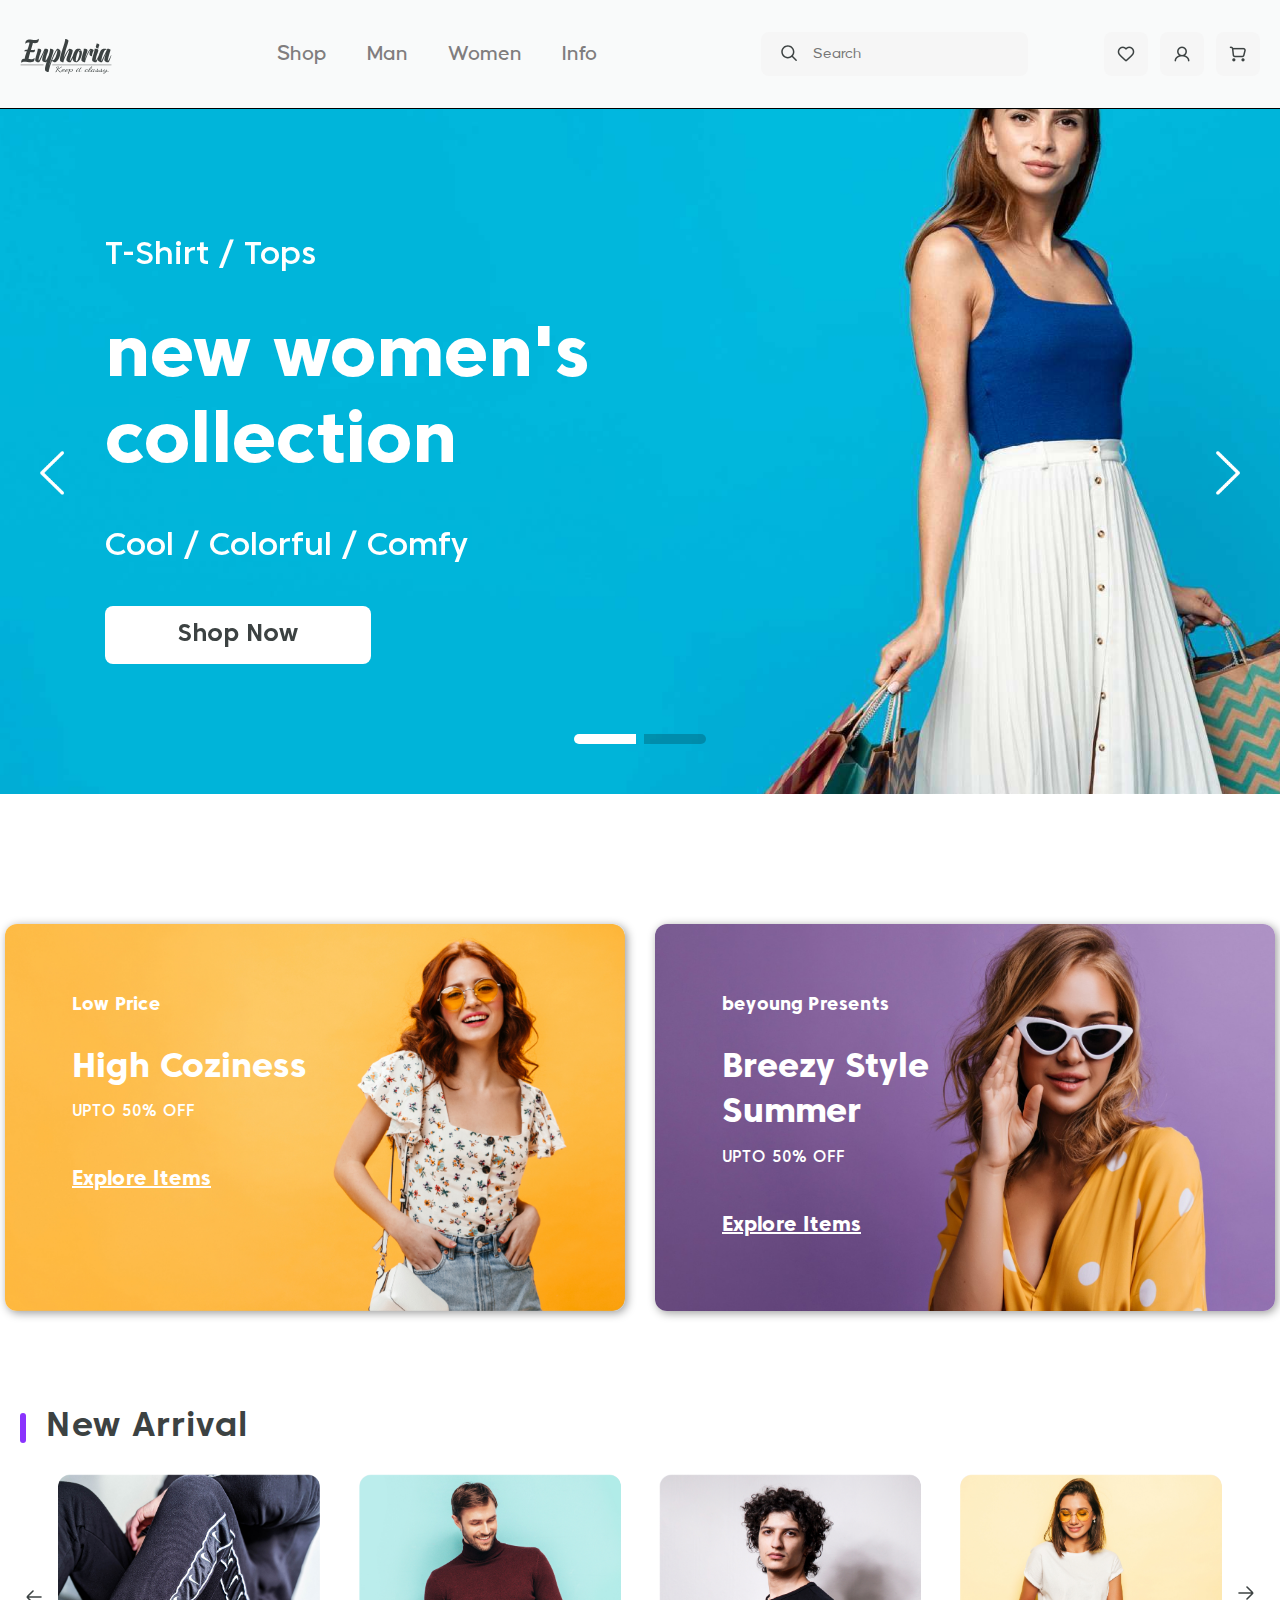
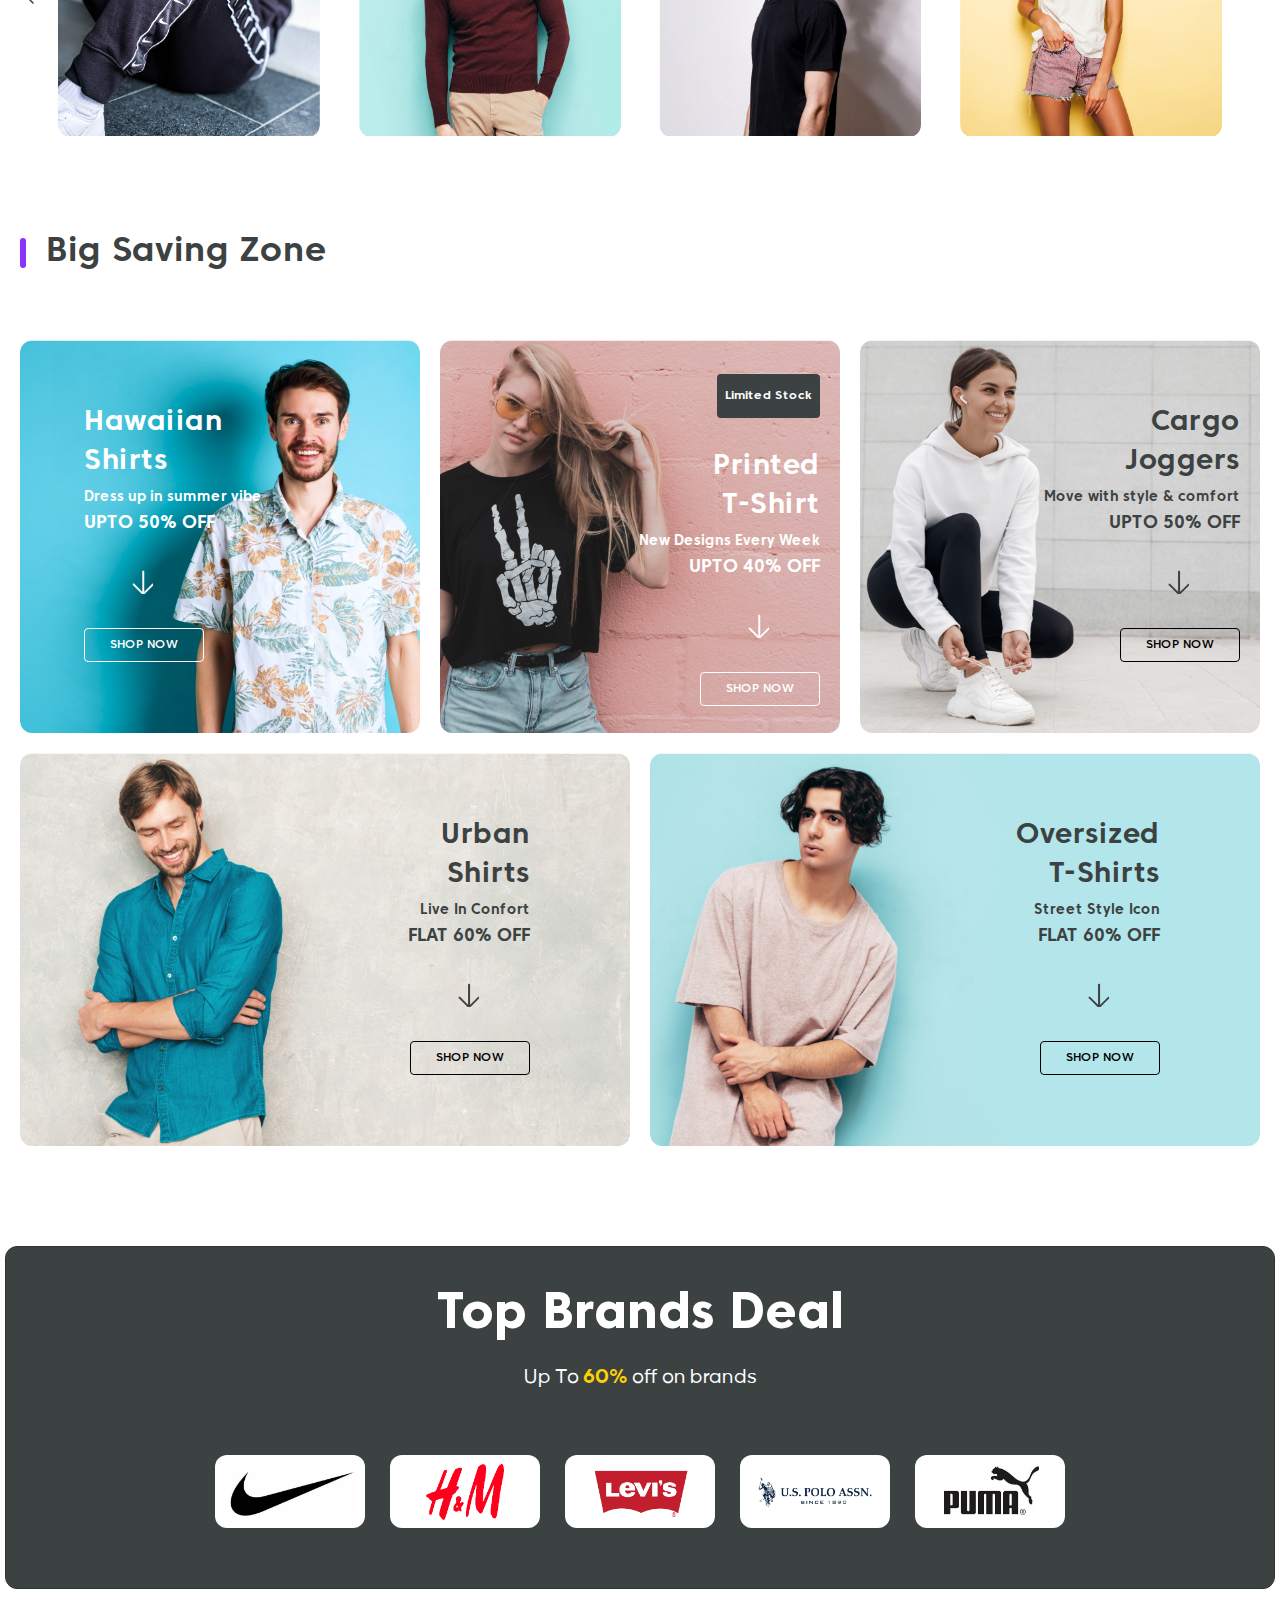
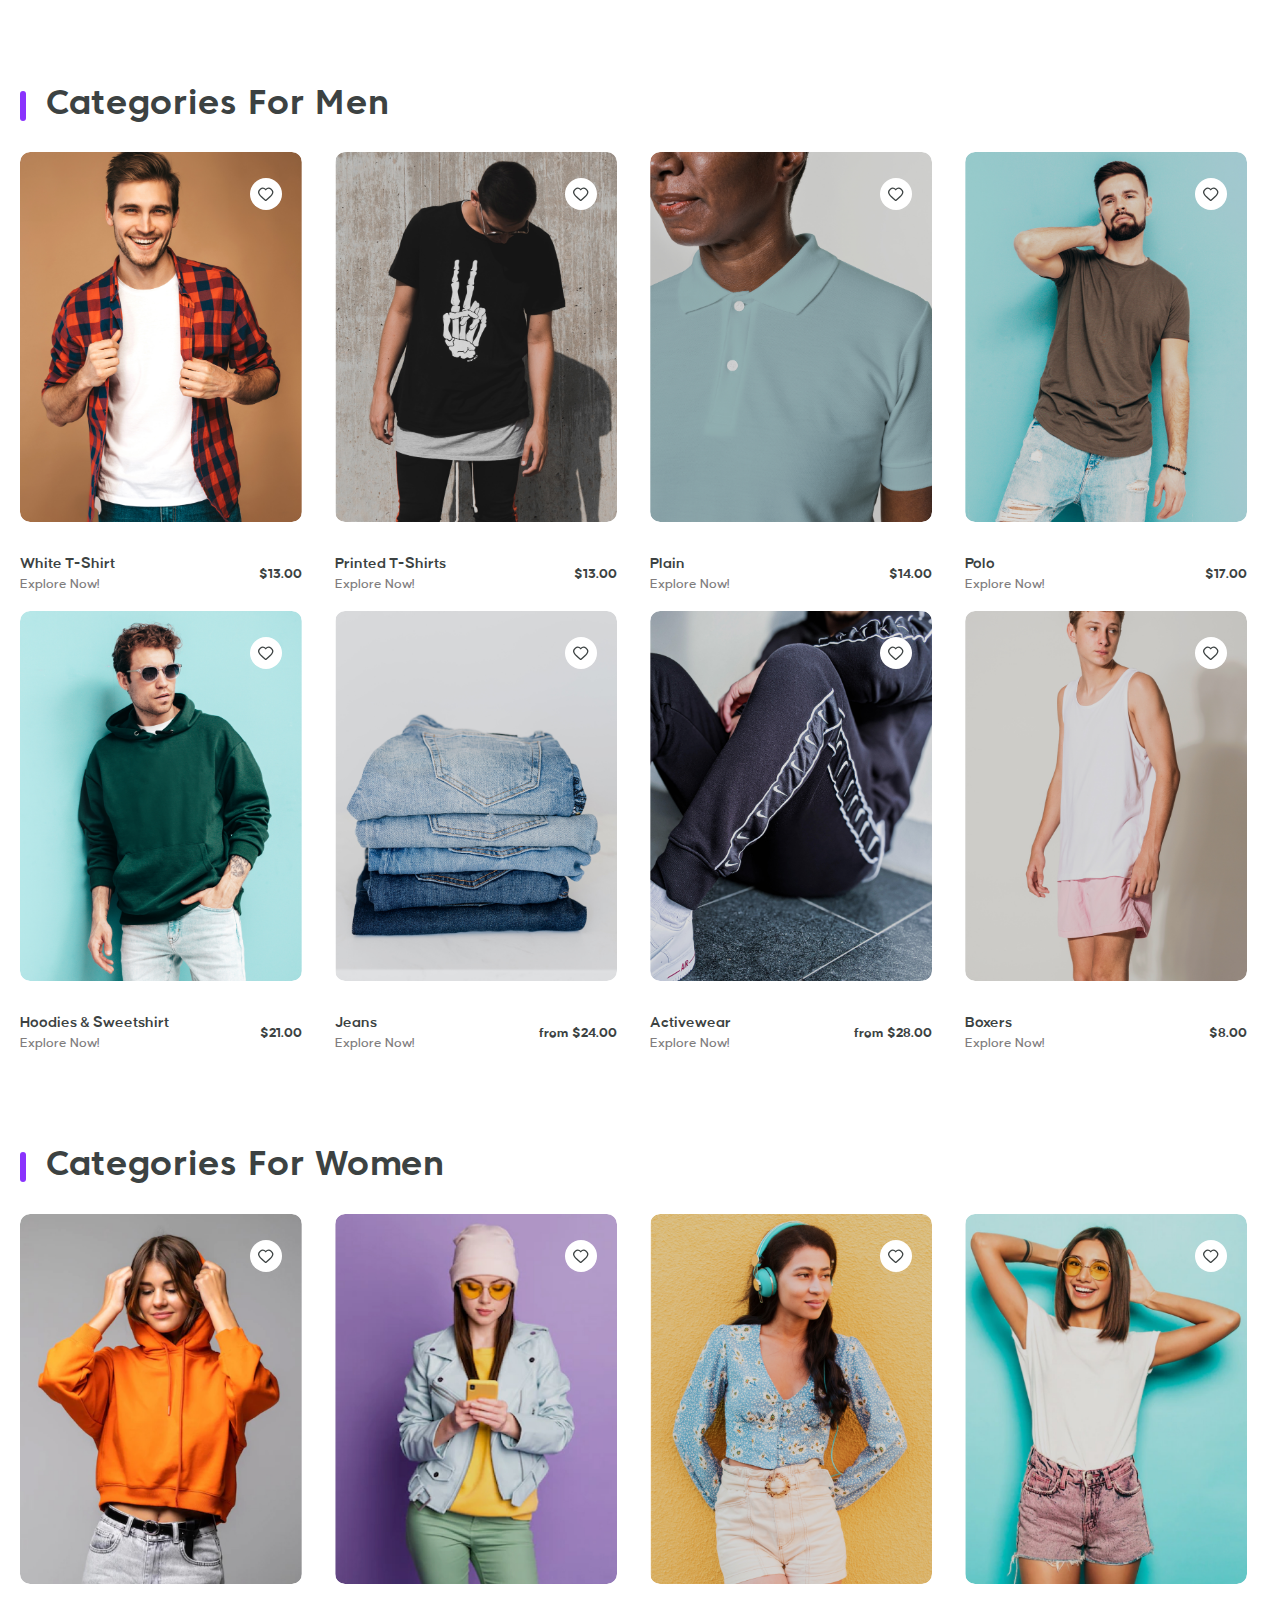
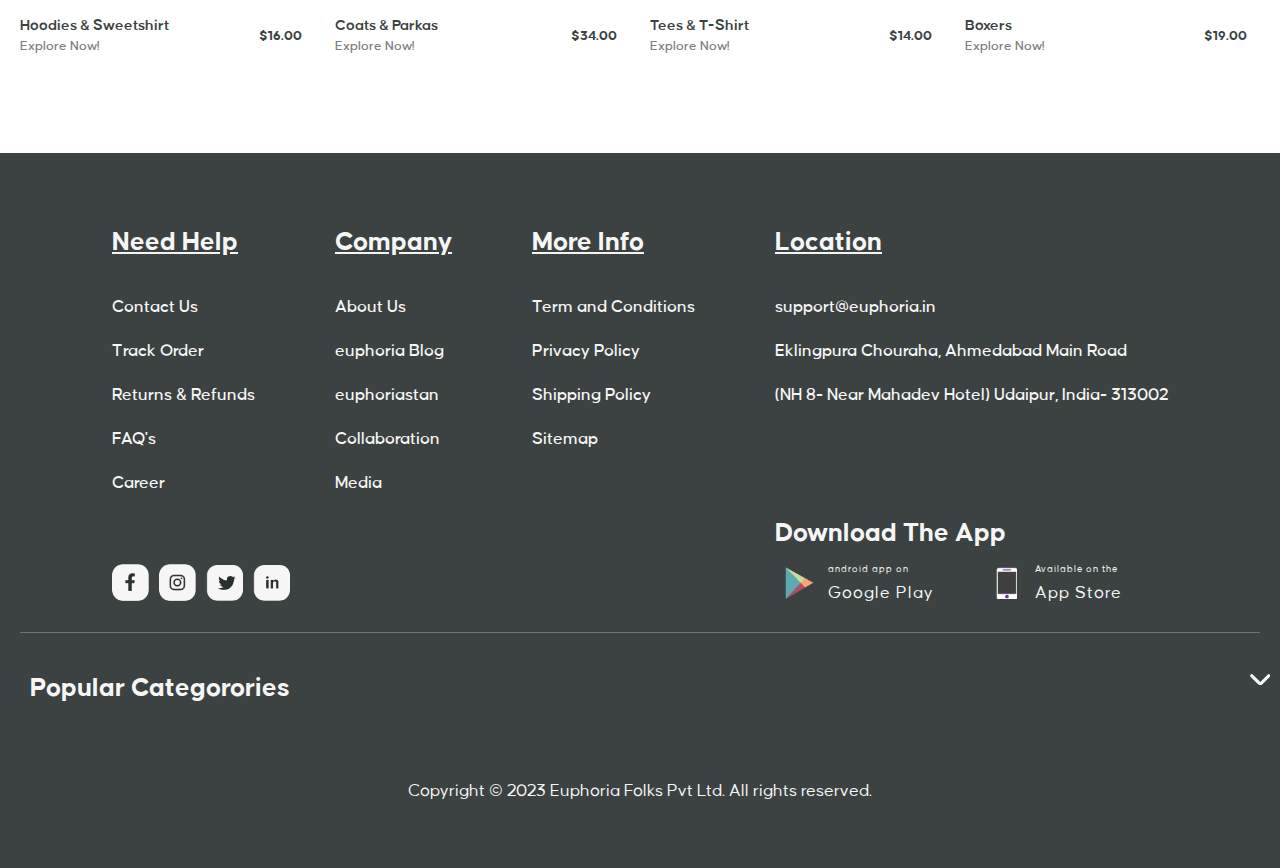
<file: Euphoria/index.html>
<!DOCTYPE html>
<html lang="en">
	<head>
		<meta charset="UTF-8">
		<meta name="viewport" content="width=device-width, initial-scale=1.0">
		<title>Euphoria</title>
		<link rel="stylesheet" href="https://cdn.jsdelivr.net/npm/swiper@11/swiper-bundle.min.css"/>
		<link rel="stylesheet" href="css/style.css">
	</head> 
	<body>
		<div class="wrapper">
			<header class="header">
				<div class="header__container">
					<div class="header__logo">
						<a href="#"><img src="img/Logo__header.svg" alt="Logo__header" class="header__img"></a>
					</div>
					<nav class="header__menu menu-header">
						<ul class="menu-header__items">
							<li class="menu-header__item"><a href="">Shop</a></li>
							<li class="menu-header__item"><a href="men.html">Man</a></li>
							<li class="menu-header__item"><a href="women.html">Women</a></li>
							<li class="menu-header__item"><a href="#footer__box">Info</a></li>
						</ul>
					</nav>
					<form action="#" class="header__search search">
						<input type="search" class="search__inp" placeholder="Search">
					</form>
					<div class="header__icons">
						<div class="header__icon">
							<a href="#"><img src="img/icons/heart.png" alt="icon heard"></a>
						</div>
						<div class="header__icon">
							<a href="#"><img src="img/icons/user.png" alt="icon user"></a>
						</div>
						<div class="header__icon">
							<a href="#"><img src="img/icons/shopping cart.png" alt="icon wagen"></a>
						</div>
					</div>
					<button class="header__burger"><span></span></button>
				</div>
			</header>
			<main class="main">	
				<section class="main__hero hero swiper">
					<div class="hero__wrapper swiper-wrapper">
						<div class="hero__slide swiper-slide slide-hero">
							<div class="slide-hero__boximg">
								<img  class="hero__img hero__img--top-right" src="img/hero/1.png" alt="slide 1">
							</div>
							<div class="slide-hero__container">
								<div class="slide-hero__body">
									<div class="slide-hero__label">
										T-shirt / Tops
									</div>
									<h2 class="slide-hero__title" data-swiper-parallax="-150%">
										new women's collection
									</h2>
									<div class="slide-hero__label">
										cool / colorful / comfy
									</div>
									<a href="women.html" class="slide-hero__button">Shop Now</a>
								</div>
							</div>
						</div>	
						<div class="hero__slide swiper-slide slide-hero">
							<div class="slide-hero__boximg">
								<img  class="hero__img hero__img--top-right" src="img/hero/2.jpg" alt="slide 1">
							</div>
							<div class="slide-hero__container">
								<div class="slide-hero__body">
									<div class="slide-hero__label">
										T-shirt / Tops
									</div>
									<h2 class="slide-hero__title" data-swiper-parallax="-150%">
										new men's collection
									</h2>
									<div class="slide-hero__label">
										cool / colorful / comfy
									</div>
									<a href="man.html" class="slide-hero__button">Shop Now</a>
								</div>
							</div>
						</div>
					</div>
					<div class="hero__pagination swiper-pagination"></div>
					<button class="hero__arrow hero__arrow--prev">
						<img src="img/hero/arrowLeft.png" alt="arrow">
					</button>
					<button class="hero__arrow hero__arrow--next">
						<img src="img/hero/arrowRicht.png" alt="">
					</button>
				</section>
				<section class="main__explore explore">
					<div class="explore__container">
						<div class="explore__cards">
							<div class="explore__card card-explore">
								<div class="card-explore__box-img">
									<img src="img/explore/low price.jpg" alt="fotofon" class="card-explore__img">
								</div>
								<article class="card-explore__body">
										<div class="card-explore__subtitle">Low Price</div>
										<h5 class="card-explore__title">High Coziness</h5>
										<div class="card-explore__sale-info">UPTO 50% OFF</div>
										<a href="#" class="card-explore__button">Explore Items</a>
								</article>
							</div>
							<div class="explore__card card-explore">
								<div class="card-explore__box-img">
									<img src="img/explore/beyoung.jpg" alt="fotofon" class="card-explore__img">
								</div>
								<article class="card-explore__body">
										<div class="card-explore__subtitle">beyoung Presents</div>
										<h5 class="card-explore__title">Breezy Style <br> Summer</h5>
										<div class="card-explore__sale-info">UPTO 50% OFF</div>
										<a href="#" class="card-explore__button">Explore Items</a>		
								</article>
							</div>
							
						</div>
					</div>
				</section>
				<section class="main__arrival arrival">
					<div class="arrival__container">
						<h3 class="arrival__title _title">
							New Arrival
						</h3>
						<div class="arrival__slider swiper">
							<div class="arrival__wrapper swiper-wrapper">
								<div class="arrival__slide swiper-slide">
									<article class="arrival__item">
										<a href="#" class="arrival__link">
											<img src="img/arrival/1.jpg" alt="" class="arrival__img">
											<h5 class="arrival__img-title">Knitted Joggers</h5>
										</a>
									</article>
								</div>
								<div class="arrival__slide swiper-slide">
									<article class="arrival__item">
										<a href="#" class="arrival__link">
											<img src="img/arrival/2.jpg" alt="" class="arrival__img">
											<h5 class="arrival__img-title">Full Sleeve</h5>
										</a>
									</article>
								</div>
								<div class="arrival__slide swiper-slide">
									<article class="arrival__item">
										<a href="#" class="arrival__link">
											<img src="img/arrival/3.jpg" alt="" class="arrival__img">
											<h5 class="arrival__img-title">Active T-Shirts</h5>
										</a>
									</article>
								</div>
								<div class="arrival__slide swiper-slide">
									<article class="arrival__item">
										<a href="#" class="arrival__link">
											<img src="img/arrival/4.jpg" alt="" class="arrival__img">
											<h5 class="arrival__img-title">Urban Shirts</h5>
										</a>
									</article>
								</div>
								<div class="arrival__slide swiper-slide">
									<article class="arrival__item">
										<a href="#" class="arrival__link">
											<img src="img/arrival/3.jpg" alt="" class="arrival__img">
											<h5 class="arrival__img-title">Knitted Joggers</h5>
										</a>
									</article>
								</div>
							</div>
							<button class="arrival__arrow arrival__arrow--prev"><img src="img/arrival/arrow-next.svg" alt="arrow"></button>
							<button class="arrival__arrow arrival__arrow--next"><img src="img/arrival/arrow-next.svg" alt="arrow"></button>
						</div>
					</div>
				</section>
				<section class="main__saving saving">
					<div class="saving__container">
						<h2 class="saving__title _title">Big Saving Zone</h2>
						<div class="saving__cards">
							<article class="saving__card card-saving card-saving--left">
								<img src="img/saving/Hawaiian.jpg" alt="foto" class="card-saving__backgraund">
								<div class="card-saving__body card-saving__body--white card-saving__body--left">
									<h5 class="card-saving__title">Hawaiian <br> Shirts</h5>
									<div class="card-saving__text">Dress up in summer vibe</div>
									<div class="card-saving__sale">UPTO 50% OFF</div>
									<a href="men.html" class="card-saving__button card-saving__button--white">SHOP NOW</a>
								</div>
							</article>
							<article class="saving__card card-saving">
								<img src="img/saving/Printed T-Shirt.jpg" alt="foto" class="card-saving__backgraund">
								<div class="card-saving__body card-saving__body--white card-saving__body--button">
									<a href="@" class="card-saving__blackbutton">Limited Stock</a>
									<h5 class="card-saving__title">Printed <br> T-Shirt</h5>
									<div class="card-saving__text">New Designs Every Week</div>
									<div class="card-saving__sale card-saving__sale--button">UPTO 40% OFF</div>
									<a href="men.html" class="card-saving__button card-saving__button--white">SHOP NOW</a>
								</div>
							</article>
							<article class="saving__card card-saving">
								<img src="img/saving/Cargo Joggers.jpg" alt="foto" class="card-saving__backgraund">
								<div class="card-saving__body">
									<h5 class="card-saving__title">Cargo <br>Joggers</h5>
									<div class="card-saving__text">Move with style & comfort</div>
									<div class="card-saving__sale">UPTO 50% OFF</div>
									<a href="men.html" class="card-saving__button">SHOP NOW</a>
								</div>
							</article>
							<article class="saving__card card-saving">
								<img src="img/saving/Urban Shirts.jpg" alt="foto" class="card-saving__backgraund">
								<div class="card-saving__body card-saving__body--big">
									<h5 class="card-saving__title">Urban <br>Shirts</h5>
									<div class="card-saving__text">Live In Confort</div>
									<div class="card-saving__sale">FLAT 60% OFF</div>
									<a href="men.html" class="card-saving__button">SHOP NOW</a>
								</div>
							</article>
							<article class="saving__card card-saving">
								<img src="img/saving/Oversized T-Shirts.jpg" alt="foto" class="card-saving__backgraund">
								<div class="card-saving__body card-saving__body--big">
									<h5 class="card-saving__title">Oversized <br>T-Shirts</h5>
									<div class="card-saving__text">Street Style Icon</div>
									<div class="card-saving__sale">FLAT 60% OFF</div>
									<a href="men.html" class="card-saving__button">SHOP NOW</a>
								</div>
							</article>
						</div>
					</div>
				</section>
				<section class="main__brands brands">
					<div class="brands__container">
						<div class="brands__body">
							<h2 class="brands__title">Top Brands Deal</h2>
							<div class="brands__sale">Up To <span>60%</span> off on brands</div>
							<div class="brands__logos">
								<img src="img/brands/Group 43.jpg" alt="logo-brand" class="brands__img">
								<img src="img/brands/Group 44.jpg" alt="logo-brand" class="brands__img">
								<img src="img/brands/Group 45.jpg" alt="logo-brand" class="brands__img">
								<img src="img/brands/Group 46.jpg" alt="logo-brand" class="brands__img">
								<img src="img/brands/Group 47.jpg" alt="logo-brand" class="brands__img">
							</div>
						</div>
					</div>
				</section>
				<section class="main__man-hero man-hero">
					<div class="man-hero__container">
						<h2 class="_title">Categories For Men</h2>
					<div class="box">
						<article class="item">
							<div class="item__card">
								<a href="#" class="item__logo">
									<img src="img/man-hero/1.jpg" alt="#" class="item__img">
									<a href="#" class="item__heart">
										<img src="img/icons/heart2.svg" alt="#" class="item__like-heart">
									</a>
								</a>
							</div>
							<div class="item__body">
								<div class="item__name">
									<div class="item__title"><a href="">White T-Shirt</a></div>
									<div class="item__sub-title"><a href="">Explore Now!</a></div>	
								</div>
								<div class="item__prise">$13.00</div>
							</div>
						</article>
						<article class="item">
							<div class="item__card">
								<a href="#" class="item__logo">
									<img src="img/man-hero/2.jpg" alt="#" class="item__img">
									<a href="#" class="item__heart">
										<img src="img/icons/heart2.svg" alt="#" class="item__like-heart">
									</a>
								</a>
							</div>
							<div class="item__body">
								<div class="item__name">
									<div class="item__title"><a href="">Printed T-Shirts</a></div>
									<div class="item__sub-title"><a href="">Explore Now!</a></div>	
								</div>
								<div class="item__prise">$13.00</div>
							</div>
						</article>
						<article class="item">
							<div class="item__card">
								<a href="#" class="item__logo">
									<img src="img/man-hero/4.jpg" alt="#" class="item__img">
									<a href="#" class="item__heart">
										<img src="img/icons/heart2.svg" alt="#" class="item__like-heart">
									</a>
								</a>
							</div>
							<div class="item__body">
								<div class="item__name">
									<div class="item__title"><a href="">Plain</a></div>
									<div class="item__sub-title"><a href="">Explore Now!</a></div>	
								</div>
								<div class="item__prise">$14.00</div>
							</div>
						</article>
						<article class="item">
							<div class="item__card">
								<a href="#" class="item__logo">
									<img src="img/man-hero/3.jpg" alt="#" class="item__img">
									<a href="#" class="item__heart">
										<img src="img/icons/heart2.svg" alt="#" class="item__like-heart">
									</a>
								</a>
							</div>
							<div class="item__body">
								<div class="item__name">
									<div class="item__title"><a href="">Polo</a></div>
									<div class="item__sub-title"><a href="">Explore Now!</a></div>	
								</div>
								<div class="item__prise">$17.00</div>
							</div>
						</article>
						<article class="item">
							<div class="item__card">
								<a href="#" class="item__logo">
									<img src="img/man-hero/5.jpg" alt="#" class="item__img">
									<a href="#" class="item__heart">
										<img src="img/icons/heart2.svg" alt="#" class="item__like-heart">
									</a>
								</a>
							</div>
							<div class="item__body">
								<div class="item__name">
									<div class="item__title"><a href="">Hoodies & Sweetshirt</a></div>
									<div class="item__sub-title"><a href="">Explore Now!</a></div>	
								</div>
								<div class="item__prise">$21.00</div>
							</div>
						</article>
						<article class="item">
							<div class="item__card">
								<a href="#" class="item__logo">
									<img src="img/man-hero/6.jpg" alt="#" class="item__img">
									<a href="#" class="item__heart">
										<img src="img/icons/heart2.svg" alt="#" class="item__like-heart">
									</a>
								</a>
							</div>
							<div class="item__body">
								<div class="item__name">
									<div class="item__title"><a href="">Jeans</a></div>
									<div class="item__sub-title"><a href="">Explore Now!</a></div>	
								</div>
								<div class="item__prise"> from $24.00</div>
							</div>
						</article>
						<article class="item">
							<div class="item__card">
								<a href="#" class="item__logo">
									<img src="img/man-hero/7.jpg" alt="#" class="item__img">
									<a href="#" class="item__heart">
										<img src="img/icons/heart2.svg" alt="#" class="item__like-heart">
									</a>
								</a>
							</div>
							<div class="item__body">
								<div class="item__name">
									<div class="item__title"><a href="">Activewear</a></div>
									<div class="item__sub-title"><a href="">Explore Now!</a></div>	
								</div>
								<div class="item__prise">from $28.00</div>
							</div>
						</article>
						<article class="item">
							<div class="item__card">
								<a href="#" class="item__logo">
									<img src="img/man-hero/8.jpg" alt="#" class="item__img">
									<a href="#" class="item__heart">
										<img src="img/icons/heart2.svg" alt="#" class="item__like-heart">
									</a>
								</a>
							</div>
							<div class="item__body">
								<div class="item__name">
									<div class="item__title"><a href="">Boxers</a></div>
									<div class="item__sub-title"><a href="">Explore Now!</a></div>	
								</div>
								<div class="item__prise">$8.00</div>
							</div>
						</article>

				</section>
				<section class="main__women-hero women-hero">
					<div class="women-hero__container">
						<h2 class="_title">Categories For Women</h2>
					<div class="box">
						<article class="item">
							<div class="item__card">
								<a href="#" class="item__logo">
									<img src="img/women-hero/1.jpg" alt="#" class="item__img">
									<a href="#" class="item__heart">
										<img src="img/icons/heart2.svg" alt="#" class="item__like-heart">
									</a>
								</a>
							</div>
							<div class="item__body">
								<div class="item__name">
									<div class="item__title"><a href="">Hoodies & Sweetshirt</a></div>
									<div class="item__sub-title"><a href="">Explore Now!</a></div>	
								</div>
								<div class="item__prise">$16.00</div>
							</div>
						</article>
						<article class="item">
							<div class="item__card">
								<a href="#" class="item__logo">
									<img src="img/women-hero/2.jpg" alt="#" class="item__img">
									<a href="#" class="item__heart">
										<img src="img/icons/heart2.svg" alt="#" class="item__like-heart">
									</a>
								</a>
							</div>
							<div class="item__body">
								<div class="item__name">
									<div class="item__title"><a href="">Coats & Parkas</a></div>
									<div class="item__sub-title"><a href="">Explore Now!</a></div>	
								</div>
								<div class="item__prise">$34.00</div>
							</div>
						</article>
						<article class="item">
							<div class="item__card">
								<a href="#" class="item__logo">
									<img src="img/women-hero/3.jpg" alt="#" class="item__img">
									<a href="#" class="item__heart">
										<img src="img/icons/heart2.svg" alt="#" class="item__like-heart">
									</a>
								</a>
							</div>
							<div class="item__body">
								<div class="item__name">
									<div class="item__title"><a href="">Tees & T-Shirt</a></div>
									<div class="item__sub-title"><a href="">Explore Now!</a></div>	
								</div>
								<div class="item__prise">$14.00</div>
							</div>
						</article>
						<article class="item">
							<div class="item__card">
								<a href="#" class="item__logo">
									<img src="img/women-hero/4.jpg" alt="#" class="item__img">
									<a href="#" class="item__heart">
										<img src="img/icons/heart2.svg" alt="#" class="item__like-heart">
									</a>
								</a>
							</div>
							<div class="item__body">
								<div class="item__name">
									<div class="item__title"><a href="">Boxers</a></div>
									<div class="item__sub-title"><a href="">Explore Now!</a></div>	
								</div>
								<div class="item__prise">$19.00</div>
							</div>
						</article>
				</section>
			</main>
			<footer class="footer">
				<div class="footer__container">
					<div class="footer__box" id="footer__box">
						<div class="footer__menu">
							<div class="footer__oneofli">
								<h5 class="footer__subtitle">Need Help</h5>
								<ul class="footer__items">
									<li class="footer__item"><a href="#">Contact Us</a></li>
									<li class="footer__item"><a href="#">Track Order</a></li>
									<li class="footer__item"><a href="#">Returns & Refunds</a></li>
									<li class="footer__item"><a href="#">FAQ's</a></li>
									<li class="footer__item"><a href="#">Career</a></li>
								</ul>
							</div>
							<div class="footer__oneofli">
								<h5 class="footer__subtitle">Company</h5>
								<ul class="footer__items">
									<li class="footer__item"><a href="#">About Us</a></li>
									<li class="footer__item"><a href="#">euphoria Blog</a></li>
									<li class="footer__item"><a href="#">euphoriastan</a></li>
									<li class="footer__item"><a href="#">Collaboration</a></li>
									<li class="footer__item"><a href="#">Media</a></li>
								</ul>
							</div>
							<div class="footer__oneofli">
								<h5 class="footer__subtitle">More Info</h5>
								<ul class="footer__items">
									<li class="footer__item"><a href="#">Term and Conditions</a></li>
									<li class="footer__item"><a href="#">Privacy Policy</a></li>
									<li class="footer__item"><a href="#">Shipping Policy</a></li>
									<li class="footer__item"><a href="#">Sitemap</a></li>
								</ul>
							</div>
							<div class="footer__oneofli">
								<h5 class="footer__subtitle">Location</h5>
								<ul class="footer__items">
									<li class="footer__item"><a href="mailto:support@euphoria.in">support@euphoria.in</a></li>
									<li class="footer__item">Eklingpura Chouraha, Ahmedabad Main Road</li>
									<li class="footer__item">(NH 8- Near Mahadev Hotel) Udaipur, India- 313002</li>
								</ul>
							</div>
							<div class="footer__socials">
								<a href="#" class="footer__social" target="_blank"><img src="img/footer/facebook.png" alt=""></a>
								<a href="#" class="footer__social" target="_blank"><img src="img/footer/inst.png" alt=""></a>
								<a href="#" class="footer__social" target="_blank"><img src="img/footer/twitter.png" alt=""></a>
								<a href="#" class="footer__social" target="_blank"><img src="img/footer/in.png" alt=""></a>
							</div>
							<h5 class="footer__download">Download The App </h5>
							<div class="footer__apps">
								<a href="#" class="footer__app" target="_blank">
									<img src="img/footer/android.png" alt="">
									<div class="footer__text-app">
										<p class="footer__apptext-litel">android app on</p>
										<p class="footer__apptext-big">Google Play</p>
									</div>
								</a>
								<a href="#" class="footer__app" target="_blank">
									<img src="img/footer/iPhone.png" alt="">
									<div class="footer__text-app">
										<p class="footer__apptext-litel">Available on the</p>
										<p class="footer__apptext-big">App Store</p>
									</div>
								</a>
							</div>
						</div>

						<div class="footer__categorier categorier-footer">
							<div class="categorier-footer__menu">
								<h4 data-spoller class="categorier-footer__menu">Popular Categorories</h4>
								<div>
									<ul class="categorier-footer__next-menu">
										<li class="categorier-footer__item-menu"><a class="test">Shop</a></li>
										<li class="categorier-footer__item-menu"><a href="">Men</a></li>
										<li class="categorier-footer__item-menu"><a href="">Women</a></li>
										<li class="categorier-footer__item-menu"><a href="">Combos</a></li>
										<li class="categorier-footer__item-menu"><a href="">Joggers</a></li>
									</ul>
								</div>
							</div>
						</div>
						<h6 class="footer__copyright">Copyright © 2023 Euphoria Folks Pvt Ltd. All rights reserved.</h6>
					</div>
				</div>
			</footer>
		</div>
		<script src="https://cdn.jsdelivr.net/npm/swiper@11/swiper-bundle.min.js"></script>
		<script src="js/script.js"></script>
	</body>
</html>
</file>
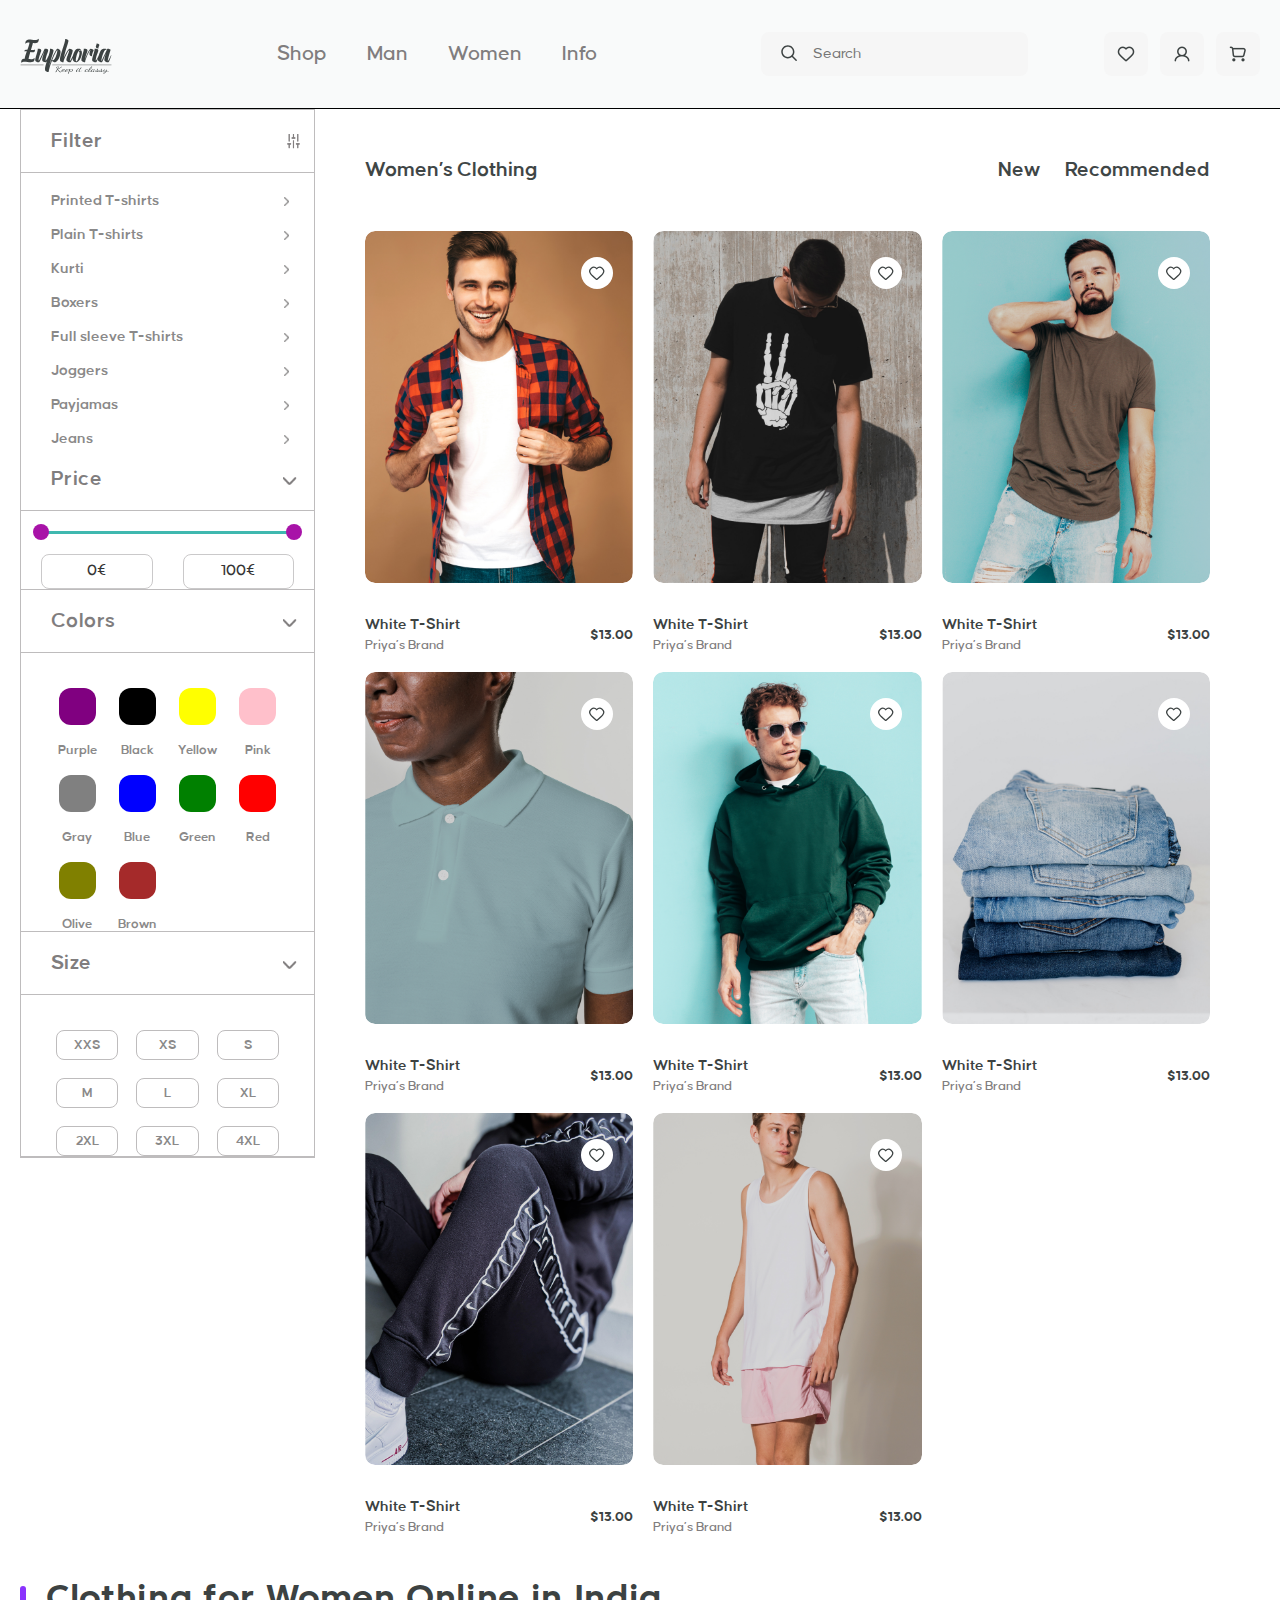
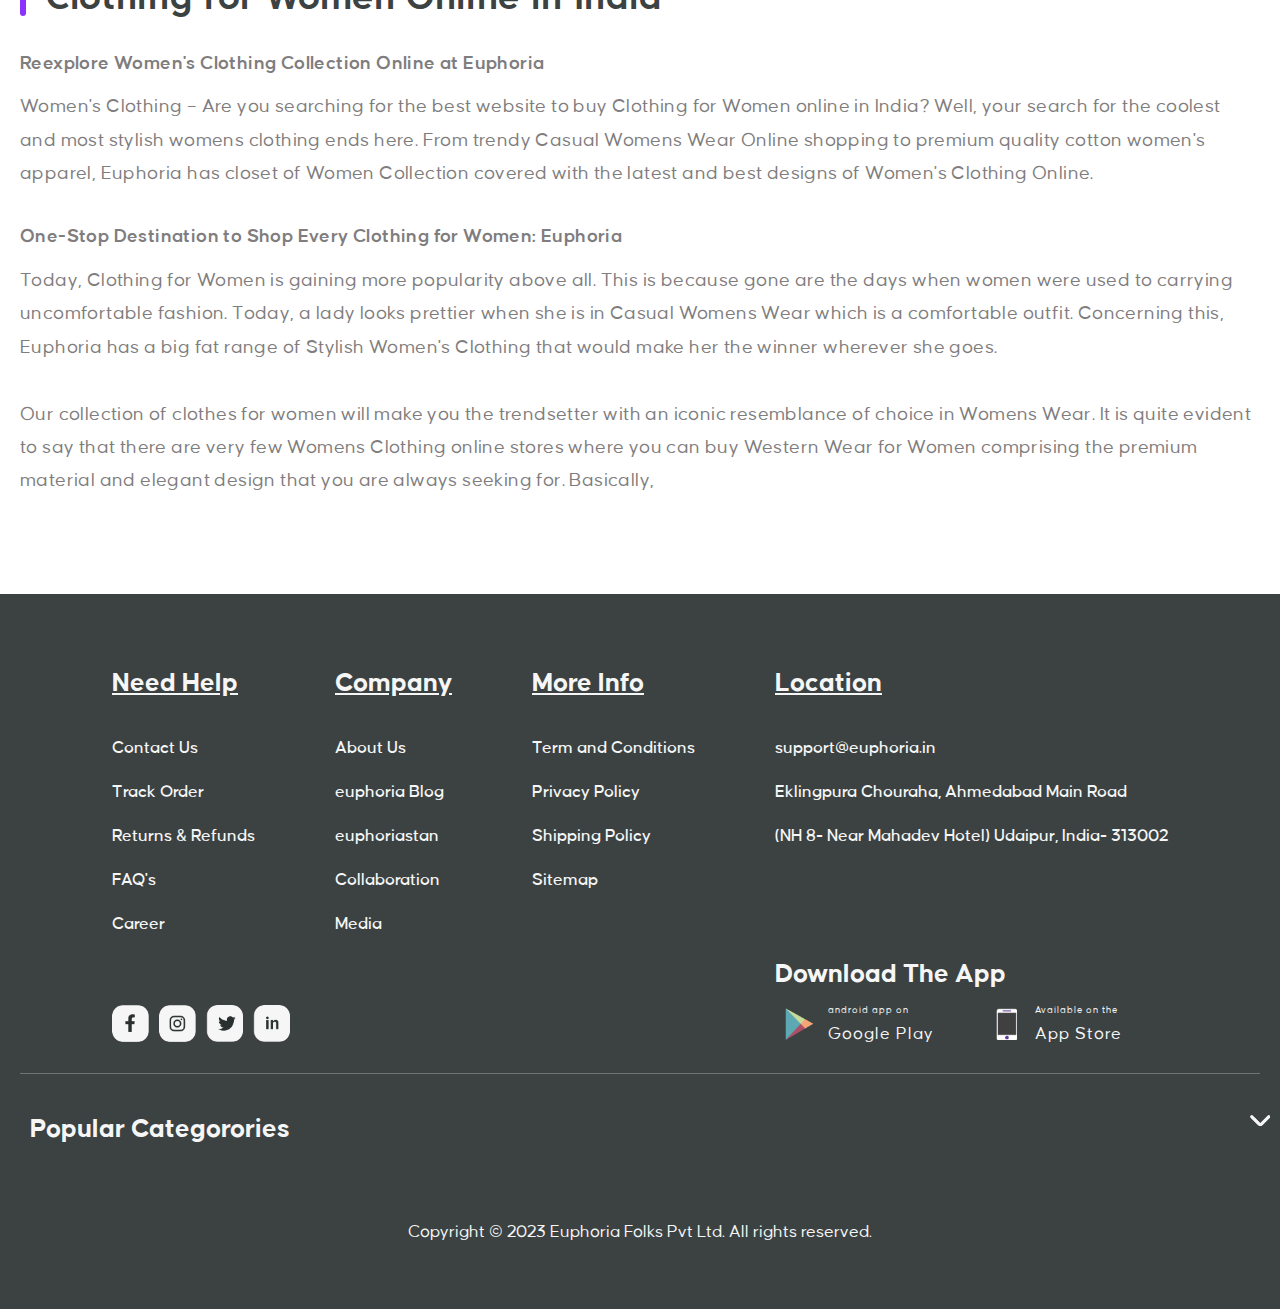
<file: Euphoria/men.html>
<!DOCTYPE html>
<html lang="en">
	<head>
		<meta charset="UTF-8">
		<meta name="viewport" content="width=device-width, initial-scale=1.0">
		<title>Euphoria</title>
		<link rel="stylesheet" href="https://cdn.jsdelivr.net/npm/swiper@11/swiper-bundle.min.css"/>
		<link rel="stylesheet" href="css/style.css">
	</head> 
	<body>
		<div class="wrapper">
			<header class="header">
				<div class="header__container">
					<div class="header__logo">
						<a href="index.html"><img src="img/Logo__header.svg" alt="Logo__header" class="header__img"></a>
					</div>
					<nav class="header__menu menu-header">
						<ul class="menu-header__items">
							<li class="menu-header__item"><a href="index.html">Shop</a></li>
							<li class="menu-header__item"><a href="men.html">Man</a></li>
							<li class="menu-header__item"><a href="women.html">Women</a></li>
							<li class="menu-header__item"><a href="#footer__box">Info</a></li>
						</ul>
					</nav>
					<form action="#" class="header__search search">
						<input type="search" class="search__inp" placeholder="Search">
					</form>
					<div class="header__icons">
						<div class="header__icon">
							<a href="#"><img src="img/icons/heart.png" alt="icon heard"></a>
						</div>
						<div class="header__icon">
							<a href="#"><img src="img/icons/user.png" alt="icon user"></a>
						</div>
						<div class="header__icon">
							<a href="#"><img src="img/icons/shopping cart.png" alt="icon wagen"></a>
						</div>
					</div>
					<button class="header__burger"><span></span></button>
				</div>
			</header>
			<main>
				<section class="main__women women">
					<div class="women__hero hero-women down">
						<div class="hero-women__container">
							<div class="hero-women__body">
								<form action="#" class="hero-women__filter filter-women">
									<div class="filter-women__filt">
										<h4 class="filter-women__title" data-spoller="open">Filter</h4>
										<div class="filter-women__article">
											<div class="filter-women__nav">
												<ul class="filter-women__items">
													<li class="filter-women__item"><a href="#" class="filter-women__link">Printed T-shirts</a></li>
													<li class="filter-women__item"><a href="#" class="filter-women__link">Plain T-shirts</a></li>
													<li class="filter-women__item"><a href="#" class="filter-women__link">Kurti</a></li>
													<li class="filter-women__item"><a href="#" class="filter-women__link">Boxers</a></li>
													<li class="filter-women__item"><a href="#" class="filter-women__link">Full sleeve T-shirts</a></li>
													<li class="filter-women__item"><a href="#" class="filter-women__link">Joggers</a></li>
													<li class="filter-women__item"><a href="#" class="filter-women__link">Payjamas</a></li>
													<li class="filter-women__item"><a href="#" class="filter-women__link">Jeans</a></li>
												</ul>
											</div>
										</div>
									</div>
									<div class="filter-women__price price-filter">
										<h3 class="price-filter__title" data-spoller="open">Price</h3>
										<div class="price-filter__slider">
											<div class="price-filter__range"></div>
											<div class="price-filter__inputs">
												<input type="text" name="price from" class="price-filter__input price-filter__input--from">
												<input type="text" name="price to" class="price-filter__input price-filter__input--to">
											</div>
										</div>
									</div>
									<div class="filter-women__colors price-filter">
										<h3 class="price-filter__title" data-spoller="open">Colors</h3>
										<div class="price-filter__slider color-woman">
											<div class="color-woman__items">
												<label class="color-woman__item" style="--color:purple">
													<input type="checkbox" name="color" class="color-woman__input">
													Purple
												</label>
												<label class="color-woman__item" style="--color:black">
													<input type="checkbox" name="color" class="color-woman__input">
													Black
												</label>
												<label class="color-woman__item" style="--color:yellow">
													<input type="checkbox" name="color" class="color-woman__input">
													Yellow
												</label>
												<label class="color-woman__item" style="--color:pink">
													<input type="checkbox" name="color" class="color-woman__input">
													Pink
												</label>
												<label class="color-woman__item" style="--color:gray">
													<input type="checkbox" name="color" class="color-woman__input">
													Gray
												</label>
												<label class="color-woman__item" style="--color:blue">
													<input type="checkbox" name="color" class="color-woman__input">
													Blue
												</label>
												<label class="color-woman__item" style="--color:green">
													<input type="checkbox" name="color" class="color-woman__input">
													Green
												</label>
												<label class="color-woman__item" style="--color:red">
													<input type="checkbox" name="color" class="color-woman__input">
													Red
												</label>
												<label class="color-woman__item" style="--color:olive">
													<input type="checkbox" name="color" class="color-woman__input">
													Olive
												</label>
												<label class="color-woman__item" style="--color:brown">
													<input type="checkbox" name="color" class="color-woman__input">
													Brown
												</label>
											</div>
										</div>
									</div>
									<div class="filter-women__size price-filter">
										<h3 class="price-filter__title" data-spoller="open">Size</h3>
										<div class="price-filter__slider size-woman">
											<div class="size-woman__items">
												<label class="size-woman__item" >
													<input type="checkbox" name="size" class="size-woman__input">
													XXS
												</label>
												<label class="size-woman__item" >
													<input type="checkbox" name="size" class="size-woman__input">
													XS
												</label>	
												<label class="size-woman__item" >
													<input type="checkbox" name="size" class="size-woman__input">
													S
												</label>		
												<label class="size-woman__item" >
													<input type="checkbox" name="size" class="size-woman__input">
													M
												</label>	
												<label class="size-woman__item" >
													<input type="checkbox" name="size" class="size-woman__input">
													L
												</label>	
												<label class="size-woman__item" >
													<input type="checkbox" name="size" class="size-woman__input">
													XL
												</label>		
												<label class="size-woman__item" >
													<input type="checkbox" name="size" class="size-woman__input">
													2XL
												</label>	
												<label class="size-woman__item" >
													<input type="checkbox" name="size" class="size-woman__input">
													3XL
												</label>	
												<label class="size-woman__item" >
													<input type="checkbox" name="size" class="size-woman__input">
													4XL
												</label>																									
											</div>
										</div>
									</div>
								</form>	
								<article class="hero-women__clothing clothing-women">
									<div class="clothing-women__head">
										<h2 class="clothing-women__title">Women’s Clothing</h2>
										<div class="clothing-women__filter">
											<label class="clothing-women__radio">
												<input type="radio" name="clothing-women-filt" class="clothing-women__inp-new">
												<span>New</span>
											</label>
											<label class="clothing-women__radio">
												<input type="radio" name="clothing-women-filt">
												<span>Recommended</span>
											</label>
										</div>
									</div>
									<div class="clothing-women__catalog"></div>
									<div class="box box--wonam catalog__man-items">																																																																																																		 -->
									</div>
								</article>
							</div>
							<div class="hero-women__info">
								<h2 class="hero-women__title _title">Clothing for Women Online in India</h2>
								<h5 class="hero-women__subtitle">Reexplore Women's Clothing Collection Online at Euphoria</h5>
								<p>Women's Clothing – Are you searching for the best website to buy Clothing for Women online in India? Well, your search for the coolest and most stylish womens clothing ends here. From trendy Casual Womens Wear Online shopping to premium quality cotton women's apparel, Euphoria has closet of Women Collection covered with the latest and best designs of Women's Clothing Online.</p>
								<h5 class="hero-women__subtitle">One-Stop Destination to Shop Every Clothing for Women: Euphoria</h5>
								<p>Today, Clothing for Women is gaining more popularity above all. This is because gone are the days when women were used to carrying uncomfortable fashion. Today, a lady looks prettier when she is in Casual Womens Wear which is a comfortable outfit. Concerning this, Euphoria has a big fat range of Stylish Women's Clothing that would make her the winner wherever she goes. <br> <br>
								Our collection of clothes for women will make you the trendsetter with an iconic resemblance of choice in Womens Wear. It is quite evident to say that there are very few Womens Clothing online stores where you can buy Western Wear for Women comprising the premium material and elegant design that you are always seeking for. Basically, 
								</p>
							</div>
						</div>
					</div>
				</section>
			</main>
			<footer class="footer">
				<div class="footer__container">
					<div class="footer__box" id="footer__box">
						<div class="footer__menu">
							<div class="footer__oneofli">
								<h5 class="footer__subtitle">Need Help</h5>
								<ul class="footer__items">
									<li class="footer__item"><a href="#">Contact Us</a></li>
									<li class="footer__item"><a href="#">Track Order</a></li>
									<li class="footer__item"><a href="#">Returns & Refunds</a></li>
									<li class="footer__item"><a href="#">FAQ's</a></li>
									<li class="footer__item"><a href="#">Career</a></li>
								</ul>
							</div>
							<div class="footer__oneofli">
								<h5 class="footer__subtitle">Company</h5>
								<ul class="footer__items">
									<li class="footer__item"><a href="#">About Us</a></li>
									<li class="footer__item"><a href="#">euphoria Blog</a></li>
									<li class="footer__item"><a href="#">euphoriastan</a></li>
									<li class="footer__item"><a href="#">Collaboration</a></li>
									<li class="footer__item"><a href="#">Media</a></li>
								</ul>
							</div>
							<div class="footer__oneofli">
								<h5 class="footer__subtitle">More Info</h5>
								<ul class="footer__items">
									<li class="footer__item"><a href="#">Term and Conditions</a></li>
									<li class="footer__item"><a href="#">Privacy Policy</a></li>
									<li class="footer__item"><a href="#">Shipping Policy</a></li>
									<li class="footer__item"><a href="#">Sitemap</a></li>
								</ul>
							</div>
							<div class="footer__oneofli">
								<h5 class="footer__subtitle">Location</h5>
								<ul class="footer__items">
									<li class="footer__item"><a href="mailto:support@euphoria.in">support@euphoria.in</a></li>
									<li class="footer__item">Eklingpura Chouraha, Ahmedabad Main Road</li>
									<li class="footer__item">(NH 8- Near Mahadev Hotel) Udaipur, India- 313002</li>
								</ul>
							</div>
							<div class="footer__socials">
								<a href="#" class="footer__social" target="_blank"><img src="img/footer/facebook.png" alt=""></a>
								<a href="#" class="footer__social" target="_blank"><img src="img/footer/inst.png" alt=""></a>
								<a href="#" class="footer__social" target="_blank"><img src="img/footer/twitter.png" alt=""></a>
								<a href="#" class="footer__social" target="_blank"><img src="img/footer/in.png" alt=""></a>
							</div>
							<h5 class="footer__download">Download The App </h5>
							<div class="footer__apps">
								<a href="#" class="footer__app" target="_blank">
									<img src="img/footer/android.png" alt="">
									<div class="footer__text-app">
										<p class="footer__apptext-litel">android app on</p>
										<p class="footer__apptext-big">Google Play</p>
									</div>
								</a>
								<a href="#" class="footer__app" target="_blank">
									<img src="img/footer/iPhone.png" alt="">
									<div class="footer__text-app">
										<p class="footer__apptext-litel">Available on the</p>
										<p class="footer__apptext-big">App Store</p>
									</div>
								</a>
							</div>
						</div>

						<div class="footer__categorier categorier-footer">
							<div class="categorier-footer__menu">
								<h4 data-spoller class="categorier-footer__menu">Popular Categorories</h4>
								<div>
									<ul class="categorier-footer__next-menu">
										<li class="categorier-footer__item-menu"><a class="test">Shop</a></li>
										<li class="categorier-footer__item-menu"><a href="">Men</a></li>
										<li class="categorier-footer__item-menu"><a href="">Women</a></li>
										<li class="categorier-footer__item-menu"><a href="">Combos</a></li>
										<li class="categorier-footer__item-menu"><a href="">Joggers</a></li>
									</ul>
								</div>
							</div>
						</div>
						<h6 class="footer__copyright">Copyright © 2023 Euphoria Folks Pvt Ltd. All rights reserved.</h6>
					</div>
				</div>
			</footer>
		</div>
		<script src="js/nouislider.min.js"></script>
		<script src="js/wNumb.min.js"></script>
		<script src="js/script.js"></script>
	</body>
</html>
</file>
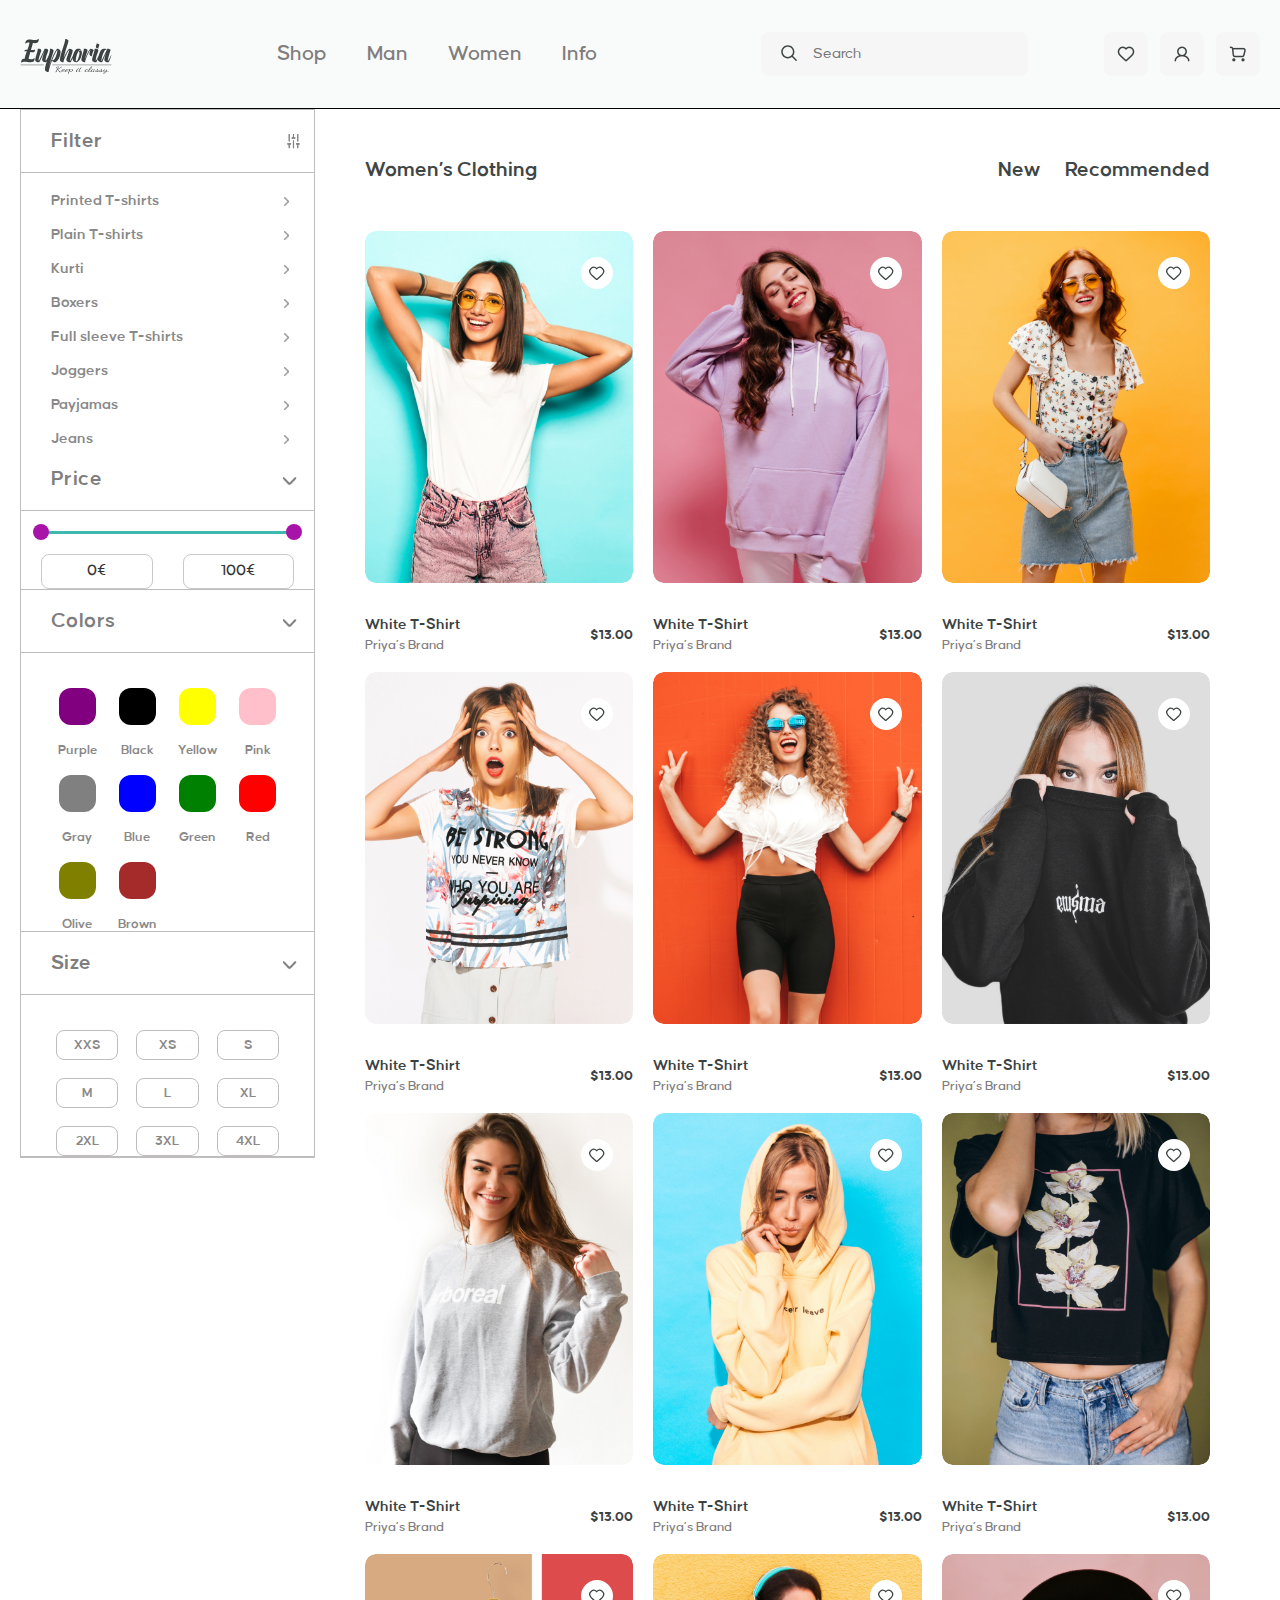
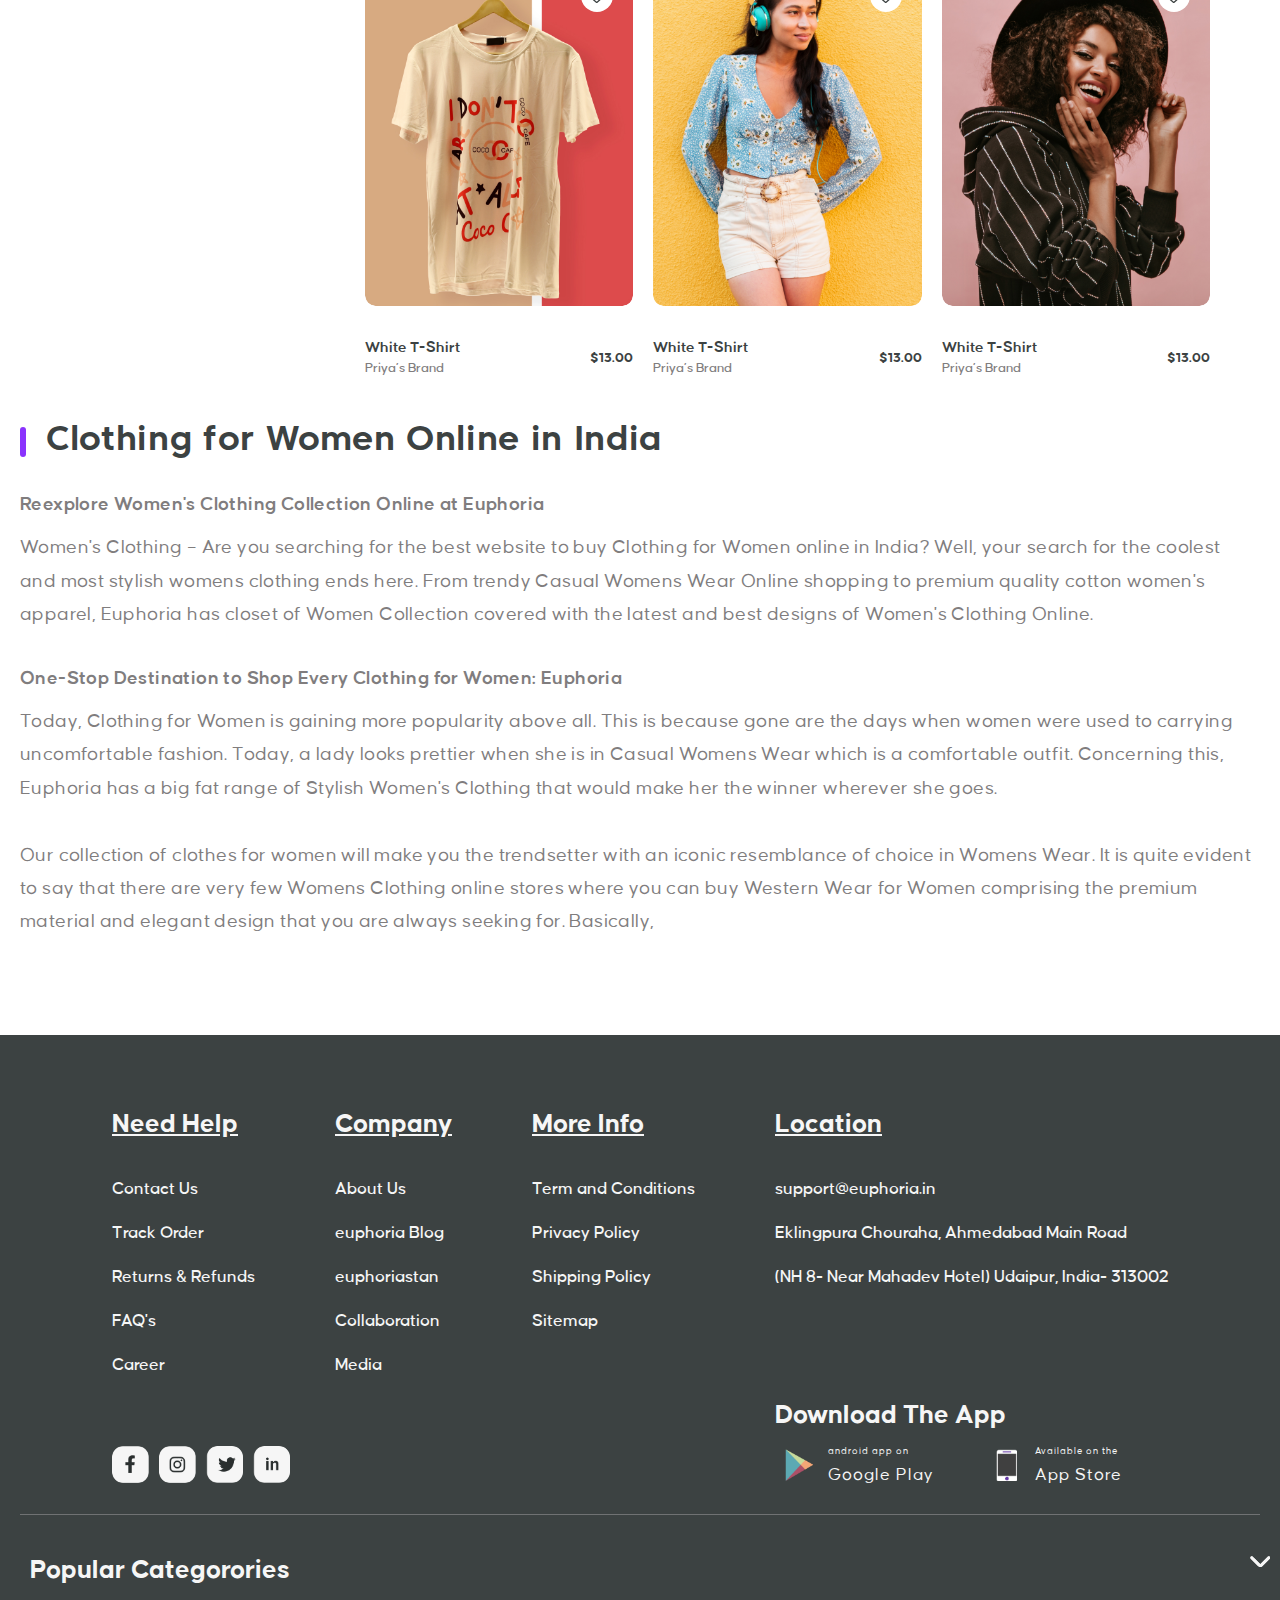
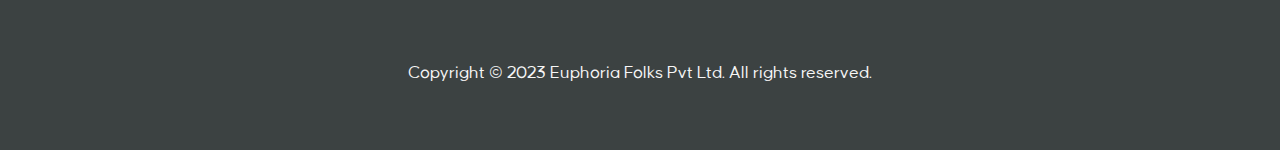
<file: Euphoria/women.html>
<!DOCTYPE html>
<html lang="en">
	<head>
		<meta charset="UTF-8">
		<meta name="viewport" content="width=device-width, initial-scale=1.0">
		<title>Euphoria</title>
		<link rel="stylesheet" href="https://cdn.jsdelivr.net/npm/swiper@11/swiper-bundle.min.css"/>
		<link rel="stylesheet" href="css/style.css">
	</head> 
	<body>
		<div class="wrapper">
			<header class="header">
				<div class="header__container">
					<div class="header__logo">
						<a href="index.html"><img src="img/Logo__header.svg" alt="Logo__header" class="header__img"></a>
					</div>
					<nav class="header__menu menu-header">
						<ul class="menu-header__items">
							<li class="menu-header__item"><a href="index.html">Shop</a></li>
							<li class="menu-header__item"><a href="men.html">Man</a></li>
							<li class="menu-header__item"><a href="women.html">Women</a></li>
							<li class="menu-header__item"><a href="#footer__box">Info</a></li>
						</ul>
					</nav>
					<form action="#" class="header__search search">
						<input type="search" class="search__inp" placeholder="Search">
					</form>
					<div class="header__icons">
						<div class="header__icon">
							<a href="#"><img src="img/icons/heart.png" alt="icon heard"></a>
						</div>
						<div class="header__icon">
							<a href="#"><img src="img/icons/user.png" alt="icon user"></a>
						</div>
						<div class="header__icon">
							<a href="#"><img src="img/icons/shopping cart.png" alt="icon wagen"></a>
						</div>
					</div>
					<button class="header__burger"><span></span></button>
				</div>
			</header>
			<main>
				<section class="main__women women">
					<div class="women__hero hero-women down">
						<div class="hero-women__container">
							<div class="hero-women__body">
								<form action="#" class="hero-women__filter filter-women">
									<div class="filter-women__filt">
										<h4 class="filter-women__title" data-spoller="open">Filter</h4>
										<div class="filter-women__article">
											<div class="filter-women__nav">
												<ul class="filter-women__items">
													<li class="filter-women__item"><a href="#" class="filter-women__link">Printed T-shirts</a></li>
													<li class="filter-women__item"><a href="#" class="filter-women__link">Plain T-shirts</a></li>
													<li class="filter-women__item"><a href="#" class="filter-women__link">Kurti</a></li>
													<li class="filter-women__item"><a href="#" class="filter-women__link">Boxers</a></li>
													<li class="filter-women__item"><a href="#" class="filter-women__link">Full sleeve T-shirts</a></li>
													<li class="filter-women__item"><a href="#" class="filter-women__link">Joggers</a></li>
													<li class="filter-women__item"><a href="#" class="filter-women__link">Payjamas</a></li>
													<li class="filter-women__item"><a href="#" class="filter-women__link">Jeans</a></li>
												</ul>
											</div>
										</div>
									</div>
									<div class="filter-women__price price-filter">
										<h3 class="price-filter__title" data-spoller="open">Price</h3>
										<div class="price-filter__slider">
											<div class="price-filter__range"></div>
											<div class="price-filter__inputs">
												<input type="text" name="price from" class="price-filter__input price-filter__input--from">
												<input type="text" name="price to" class="price-filter__input price-filter__input--to">
											</div>
										</div>
									</div>
									<div class="filter-women__colors price-filter">
										<h3 class="price-filter__title" data-spoller="open">Colors</h3>
										<div class="price-filter__slider color-woman">
											<div class="color-woman__items">
												<label class="color-woman__item" style="--color:purple">
													<input type="checkbox" name="color" class="color-woman__input">
													Purple
												</label>
												<label class="color-woman__item" style="--color:black">
													<input type="checkbox" name="color" class="color-woman__input">
													Black
												</label>
												<label class="color-woman__item" style="--color:yellow">
													<input type="checkbox" name="color" class="color-woman__input">
													Yellow
												</label>
												<label class="color-woman__item" style="--color:pink">
													<input type="checkbox" name="color" class="color-woman__input">
													Pink
												</label>
												<label class="color-woman__item" style="--color:gray">
													<input type="checkbox" name="color" class="color-woman__input">
													Gray
												</label>
												<label class="color-woman__item" style="--color:blue">
													<input type="checkbox" name="color" class="color-woman__input">
													Blue
												</label>
												<label class="color-woman__item" style="--color:green">
													<input type="checkbox" name="color" class="color-woman__input">
													Green
												</label>
												<label class="color-woman__item" style="--color:red">
													<input type="checkbox" name="color" class="color-woman__input">
													Red
												</label>
												<label class="color-woman__item" style="--color:olive">
													<input type="checkbox" name="color" class="color-woman__input">
													Olive
												</label>
												<label class="color-woman__item" style="--color:brown">
													<input type="checkbox" name="color" class="color-woman__input">
													Brown
												</label>
											</div>
										</div>
									</div>
									<div class="filter-women__size price-filter">
										<h3 class="price-filter__title" data-spoller="open">Size</h3>
										<div class="price-filter__slider size-woman">
											<div class="size-woman__items">
												<label class="size-woman__item" >
													<input type="checkbox" name="size" class="size-woman__input">
													XXS
												</label>
												<label class="size-woman__item" >
													<input type="checkbox" name="size" class="size-woman__input">
													XS
												</label>	
												<label class="size-woman__item" >
													<input type="checkbox" name="size" class="size-woman__input">
													S
												</label>		
												<label class="size-woman__item" >
													<input type="checkbox" name="size" class="size-woman__input">
													M
												</label>	
												<label class="size-woman__item" >
													<input type="checkbox" name="size" class="size-woman__input">
													L
												</label>	
												<label class="size-woman__item" >
													<input type="checkbox" name="size" class="size-woman__input">
													XL
												</label>		
												<label class="size-woman__item" >
													<input type="checkbox" name="size" class="size-woman__input">
													2XL
												</label>	
												<label class="size-woman__item" >
													<input type="checkbox" name="size" class="size-woman__input">
													3XL
												</label>	
												<label class="size-woman__item" >
													<input type="checkbox" name="size" class="size-woman__input">
													4XL
												</label>																									
											</div>
										</div>
									</div>
								</form>	
								<article class="hero-women__clothing clothing-women">
									<div class="clothing-women__head">
										<h2 class="clothing-women__title">Women’s Clothing</h2>
										<div class="clothing-women__filter">
											<label class="clothing-women__radio">
												<input type="radio" name="clothing-women-filt" class="clothing-women__inp-new">
												<span>New</span>
											</label>
											<label class="clothing-women__radio">
												<input type="radio" name="clothing-women-filt">
												<span>Recommended</span>
											</label>
										</div>
									</div>
									<div class="clothing-women__catalog"></div>
									<div class="box box--wonam catalog__items">																																																																																																	 -->
									</div>
								</article>
							</div>
							<div class="hero-women__info">
								<h2 class="hero-women__title _title">Clothing for Women Online in India</h2>
								<h5 class="hero-women__subtitle">Reexplore Women's Clothing Collection Online at Euphoria</h5>
								<p>Women's Clothing – Are you searching for the best website to buy Clothing for Women online in India? Well, your search for the coolest and most stylish womens clothing ends here. From trendy Casual Womens Wear Online shopping to premium quality cotton women's apparel, Euphoria has closet of Women Collection covered with the latest and best designs of Women's Clothing Online.</p>
								<h5 class="hero-women__subtitle">One-Stop Destination to Shop Every Clothing for Women: Euphoria</h5>
								<p>Today, Clothing for Women is gaining more popularity above all. This is because gone are the days when women were used to carrying uncomfortable fashion. Today, a lady looks prettier when she is in Casual Womens Wear which is a comfortable outfit. Concerning this, Euphoria has a big fat range of Stylish Women's Clothing that would make her the winner wherever she goes. <br> <br>
								Our collection of clothes for women will make you the trendsetter with an iconic resemblance of choice in Womens Wear. It is quite evident to say that there are very few Womens Clothing online stores where you can buy Western Wear for Women comprising the premium material and elegant design that you are always seeking for. Basically, 
								</p>
							</div>
						</div>
					</div>
				</section>
			</main>
			<footer class="footer">
				<div class="footer__container">
					<div class="footer__box" id="footer__box">
						<div class="footer__menu">
							<div class="footer__oneofli">
								<h5 class="footer__subtitle">Need Help</h5>
								<ul class="footer__items">
									<li class="footer__item"><a href="#">Contact Us</a></li>
									<li class="footer__item"><a href="#">Track Order</a></li>
									<li class="footer__item"><a href="#">Returns & Refunds</a></li>
									<li class="footer__item"><a href="#">FAQ's</a></li>
									<li class="footer__item"><a href="#">Career</a></li>
								</ul>
							</div>
							<div class="footer__oneofli">
								<h5 class="footer__subtitle">Company</h5>
								<ul class="footer__items">
									<li class="footer__item"><a href="#">About Us</a></li>
									<li class="footer__item"><a href="#">euphoria Blog</a></li>
									<li class="footer__item"><a href="#">euphoriastan</a></li>
									<li class="footer__item"><a href="#">Collaboration</a></li>
									<li class="footer__item"><a href="#">Media</a></li>
								</ul>
							</div>
							<div class="footer__oneofli">
								<h5 class="footer__subtitle">More Info</h5>
								<ul class="footer__items">
									<li class="footer__item"><a href="#">Term and Conditions</a></li>
									<li class="footer__item"><a href="#">Privacy Policy</a></li>
									<li class="footer__item"><a href="#">Shipping Policy</a></li>
									<li class="footer__item"><a href="#">Sitemap</a></li>
								</ul>
							</div>
							<div class="footer__oneofli">
								<h5 class="footer__subtitle">Location</h5>
								<ul class="footer__items">
									<li class="footer__item"><a href="mailto:support@euphoria.in">support@euphoria.in</a></li>
									<li class="footer__item">Eklingpura Chouraha, Ahmedabad Main Road</li>
									<li class="footer__item">(NH 8- Near Mahadev Hotel) Udaipur, India- 313002</li>
								</ul>
							</div>
							<div class="footer__socials">
								<a href="#" class="footer__social" target="_blank"><img src="img/footer/facebook.png" alt=""></a>
								<a href="#" class="footer__social" target="_blank"><img src="img/footer/inst.png" alt=""></a>
								<a href="#" class="footer__social" target="_blank"><img src="img/footer/twitter.png" alt=""></a>
								<a href="#" class="footer__social" target="_blank"><img src="img/footer/in.png" alt=""></a>
							</div>
							<h5 class="footer__download">Download The App </h5>
							<div class="footer__apps">
								<a href="#" class="footer__app" target="_blank">
									<img src="img/footer/android.png" alt="">
									<div class="footer__text-app">
										<p class="footer__apptext-litel">android app on</p>
										<p class="footer__apptext-big">Google Play</p>
									</div>
								</a>
								<a href="#" class="footer__app" target="_blank">
									<img src="img/footer/iPhone.png" alt="">
									<div class="footer__text-app">
										<p class="footer__apptext-litel">Available on the</p>
										<p class="footer__apptext-big">App Store</p>
									</div>
								</a>
							</div>
						</div>

						<div class="footer__categorier categorier-footer">
							<div class="categorier-footer__menu">
								<h4 data-spoller class="categorier-footer__menu">Popular Categorories</h4>
								<div>
									<ul class="categorier-footer__next-menu">
										<li class="categorier-footer__item-menu"><a class="test">Shop</a></li>
										<li class="categorier-footer__item-menu"><a href="">Men</a></li>
										<li class="categorier-footer__item-menu"><a href="">Women</a></li>
										<li class="categorier-footer__item-menu"><a href="">Combos</a></li>
										<li class="categorier-footer__item-menu"><a href="">Joggers</a></li>
									</ul>
								</div>
							</div>
						</div>
						<h6 class="footer__copyright">Copyright © 2023 Euphoria Folks Pvt Ltd. All rights reserved.</h6>
					</div>
				</div>
			</footer>
		</div>
		<script src="js/nouislider.min.js"></script>
		<script src="js/wNumb.min.js"></script>
		<script src="js/script.js"></script>
	</body>
</html>
</file>
<file: Euphoria/css/style.css>
*,
*::before,
*::after {
  padding: 0;
  margin: 0;
  border: 0;
  -webkit-box-sizing: border-box;
          box-sizing: border-box;
}

*::before,
*::after {
  display: inline-block;
}

a {
  text-decoration: none;
  color: inherit;
  display: inline-block;
}

li {
  list-style: none;
  color: inherit;
}

img {
  vertical-align: top;
}

h1,
h2,
h3,
h4,
h5,
h6 {
  font-weight: inherit;
  font-size: inherit;
}

html,
body {
  line-height: 1;
  height: 100%;
}

input,
button,
textarea {
  font-family: inherit;
  font-size: inherit;
  line-height: inherit;
  color: inherit;
  background-color: transparent;
}

input[type=search]::-webkit-search-cancel-button {
  -webkit-appearance: none;
  appearance: none;
}

button,
select,
option {
  cursor: pointer;
}

input[type=text],
input[type=email],
input[type=tel],
input[type=search],
textarea {
  -webkit-appearance: none;
  -moz-appearance: none;
  appearance: none;
}

._title {
  display: -webkit-box;
  display: -ms-flexbox;
  display: flex;
  font-weight: 600;
  font-family: "CoreSansC";
  color: #3c4242;
  line-height: 99%;
  letter-spacing: 0.02em;
  gap: 0.5882352941em;
  margin-bottom: 1.875rem;
}
@media (min-width: 79.375em) {
  ._title {
    font-size: 2.125rem;
  }
}
@media (min-width: 20em) and (max-width: 79.375em) {
  @supports (font-size: clamp( 1.5rem , 1.2894736842rem  +  1.0526315789vw , 2.125rem )) {
    ._title {
      font-size: clamp( 1.5rem , 1.2894736842rem  +  1.0526315789vw , 2.125rem );
    }
  }
  @supports not (font-size: clamp( 1.5rem , 1.2894736842rem  +  1.0526315789vw , 2.125rem )) {
    ._title {
      font-size: calc(1.5rem + 0.625 * (100vw - 20rem) / 59.375);
    }
  }
}
@media (max-width: 20em) {
  ._title {
    font-size: 1.5rem;
  }
}
._title::before {
  content: "";
  -webkit-box-flex: 0;
      -ms-flex: 0 0 0.1764705882em;
          flex: 0 0 0.1764705882em;
  width: 0.1764705882em;
  height: 0.8823529412em;
  background-color: #8a33fd;
  border-radius: 0.625rem;
  margin-top: 0.0588235294em;
}

.box {
  display: grid;
  grid-template-columns: repeat(auto-fill, minmax(15rem, 1fr));
  grid-template-rows: 1fr;
  gap: 1.25rem;
}
@media (max-width: 34.375rem) {
  .box {
    grid-template-columns: repeat(2, 1fr);
  }
}

.item {
  display: -webkit-box;
  display: -ms-flexbox;
  display: flex;
  -webkit-box-orient: vertical;
  -webkit-box-direction: normal;
      -ms-flex-direction: column;
          flex-direction: column;
  gap: 1.875rem;
  max-width: 17.625rem;
}
.item__card {
  position: relative;
  display: inline-block;
}
.item__card:hover .item__img {
  -webkit-transform: scale(1.05);
      -ms-transform: scale(1.05);
          transform: scale(1.05);
  -webkit-transition: 0.3s;
  transition: 0.3s;
}
.item__logo {
  border-radius: 10px;
  overflow: hidden;
}
.item__img {
  -o-object-fit: cover;
     object-fit: cover;
  width: 100%;
  height: 100%;
  aspect-ratio: 282/370;
  border-radius: 0.625rem;
  -webkit-transition: 0.3s;
  transition: 0.3s;
}
.item__heart {
  position: absolute;
  top: 1.625rem;
  right: 1.25rem;
  width: 2rem;
  height: 2rem;
  -webkit-transition: 0.3s;
  transition: 0.3s;
  background-color: white;
  border-radius: 50%;
  display: -webkit-box;
  display: -ms-flexbox;
  display: flex;
  -webkit-box-pack: center;
      -ms-flex-pack: center;
          justify-content: center;
  -webkit-box-align: center;
      -ms-flex-align: center;
          align-items: center;
}
.item__heart--active {
  background-color: red;
  border-radius: 50%;
}
@media (max-width: 500px) {
  .item__heart {
    top: 1rem;
    right: 0.625rem;
  }
}
@media (any-hover: hover) {
  .item__heart:hover {
    -webkit-transform: scale(1.2);
        -ms-transform: scale(1.2);
            transform: scale(1.2);
    -webkit-transition: 0.3s;
    transition: 0.3s;
  }
}
.item__like-heart {
  padding: 0.625rem;
}
.item__like-heart--active {
  background-color: red;
  border-radius: 50%;
}
.item__body {
  display: grid;
  grid-template-columns: 1fr auto;
  -webkit-box-align: center;
      -ms-flex-align: center;
          align-items: center;
  font-family: "Causten";
}
.item__name > *:not(:last-child) {
  margin-bottom: 0.3125rem;
}
.item__title {
  font-weight: 600;
  color: #3c4242;
  -webkit-transition: 0.2s;
  transition: 0.2s;
}
.item__title:hover {
  color: #ce8b34;
  text-decoration: underline;
}
.item__sub-title {
  font-weight: 500;
  font-size: 14px;
  color: #807d7e;
  -webkit-transition: 0.2s;
  transition: 0.2s;
}
.item__sub-title:hover {
  color: #ce8b34;
}
.item__prise {
  font-weight: 700;
  font-size: 0.875rem;
  color: #3c4242;
}

.button {
  padding: 1rem 1.25rem;
  background-color: #8a33fd;
  color: white;
  border-radius: 0.3125rem;
}

@font-face {
  font-family: "Causten";
  src: url("../fonts/Causten-Regular.woff2") format("woff2"), url("../fonts/Causten-Regular.woff") format("woff");
  font-weight: normal;
  font-style: normal;
  font-display: swap;
}
@font-face {
  font-family: "Causten";
  src: url("../fonts/Causten-Medium.woff2") format("woff2"), url("../fonts/Causten-Medium.woff") format("woff");
  font-weight: 500;
  font-style: normal;
  font-display: swap;
}
@font-face {
  font-family: "Causten";
  src: url("../fonts/Causten-Bold.woff2") format("woff2"), url("../fonts/Causten-Bold.woff") format("woff");
  font-weight: 700;
  font-style: normal;
  font-display: swap;
}
@font-face {
  font-family: "Causten";
  src: url("../fonts/Causten-Light.woff2") format("woff2"), url("../fonts/Causten-Light.woff") format("woff");
  font-weight: 300;
  font-style: normal;
  font-display: swap;
}
@font-face {
  font-family: "Causten";
  src: url("../fonts/Causten-Semi-Bold.woff2") format("woff2"), url("../fonts/Causten-Semi-Bold.woff") format("woff");
  font-weight: 600;
  font-style: normal;
  font-display: swap;
}
@font-face {
  font-family: "CoreSansC";
  src: url("../fonts/CoreSansC-45Regular.woff2") format("woff2"), url("../fonts/CoreSansC-45Regular.woff") format("woff");
  font-weight: normal;
  font-style: normal;
  font-display: swap;
}
@font-face {
  font-family: "CoreSansC";
  src: url("../fonts/CoreSansC-55Medium.woff2") format("woff2"), url("../fonts/CoreSansC-55Medium.woff") format("woff");
  font-weight: 500;
  font-style: normal;
  font-display: swap;
}
@font-face {
  font-family: "CoreSansC";
  src: url("../fonts/CoreSansC-65Bold.woff2") format("woff2"), url("../fonts/CoreSansC-65Bold.woff") format("woff");
  font-weight: 700;
  font-style: normal;
  font-display: swap;
}
@font-face {
  font-family: "CoreSansC";
  src: url("../fonts/CoreSansC-75ExtraBold.woff2") format("woff2"), url("../fonts/CoreSansC-75ExtraBold.woff") format("woff");
  font-weight: 800;
  font-style: normal;
  font-display: swap;
}
@font-face {
  font-family: "CoreSansC";
  src: url("../fonts/CoreSansC-85Heavy.woff2") format("woff2"), url("../fonts/CoreSansC-85Heavy.woff") format("woff");
  font-weight: 900;
  font-style: normal;
  font-display: swap;
}
@font-face {
  font-family: "icons";
  src: url("../fonts/icons.woff2") format("woff2"), url("../fonts/icons.woff") format("woff");
  font-weight: normal;
  font-style: normal;
  font-display: swap;
}
@font-face {
  font-family: "icons";
  src: url("fonts/icons.woff2") format("woff2"), url("fonts/icons.woff") format("woff");
  font-weight: normal;
  font-style: normal;
  font-display: block;
}
.header {
  position: fixed;
  width: 100%;
  top: 0;
  left: 0;
  z-index: 50;
  background-color: rgb(249, 250, 250);
  border-bottom: 0.0625rem solid black;
}
.header__container {
  display: -webkit-box;
  display: -ms-flexbox;
  display: flex;
  -webkit-box-pack: justify;
      -ms-flex-pack: justify;
          justify-content: space-between;
  -webkit-box-align: center;
      -ms-flex-align: center;
          align-items: center;
  padding-top: 0.625rem;
  padding-bottom: 0.625rem;
}
@media (min-width: 79.375em) {
  .header__container {
    min-height: 6.75rem;
  }
}
@media (min-width: 20em) and (max-width: 79.375em) {
  @supports (min-height: clamp( 3.125rem , 1.9039473684rem  +  6.1052631579vw , 6.75rem )) {
    .header__container {
      min-height: clamp( 3.125rem , 1.9039473684rem  +  6.1052631579vw , 6.75rem );
    }
  }
  @supports not (min-height: clamp( 3.125rem , 1.9039473684rem  +  6.1052631579vw , 6.75rem )) {
    .header__container {
      min-height: calc(3.125rem + 3.625 * (100vw - 20rem) / 59.375);
    }
  }
}
@media (max-width: 20em) {
  .header__container {
    min-height: 3.125rem;
  }
}
@media (min-width: 79.375em) {
  .header__container {
    -webkit-column-gap: 4.75rem;
       -moz-column-gap: 4.75rem;
            column-gap: 4.75rem;
  }
}
@media (min-width: 20em) and (max-width: 79.375em) {
  @supports ((-moz-column-gap: clamp( 0.625rem , -0.7644736842rem  +  6.9473684211vw , 4.75rem )) or (column-gap: clamp( 0.625rem , -0.7644736842rem  +  6.9473684211vw , 4.75rem ))) {
    .header__container {
      -webkit-column-gap: clamp( 0.625rem , -0.7644736842rem  +  6.9473684211vw , 4.75rem );
         -moz-column-gap: clamp( 0.625rem , -0.7644736842rem  +  6.9473684211vw , 4.75rem );
              column-gap: clamp( 0.625rem , -0.7644736842rem  +  6.9473684211vw , 4.75rem );
    }
  }
  @supports not ((-moz-column-gap: clamp( 0.625rem , -0.7644736842rem  +  6.9473684211vw , 4.75rem )) or (column-gap: clamp( 0.625rem , -0.7644736842rem  +  6.9473684211vw , 4.75rem ))) {
    .header__container {
      -webkit-column-gap: calc(0.625rem + 4.125 * (100vw - 20rem) / 59.375);
         -moz-column-gap: calc(0.625rem + 4.125 * (100vw - 20rem) / 59.375);
              column-gap: calc(0.625rem + 4.125 * (100vw - 20rem) / 59.375);
    }
  }
}
@media (max-width: 20em) {
  .header__container {
    -webkit-column-gap: 0.625rem;
       -moz-column-gap: 0.625rem;
            column-gap: 0.625rem;
  }
}
@media (max-width: 56.125rem) {
  .header__container {
    width: 100%;
    position: relative;
  }
}
.header__menu {
  -webkit-box-flex: 1;
      -ms-flex-positive: 1;
          flex-grow: 1;
}
.header__img {
  max-width: 5.75rem;
  height: auto;
}
.header__search {
  -ms-flex-preferred-size: 21.53%;
      flex-basis: 21.53%;
}
@media (max-width: 56.125rem) {
  .header__search {
    -webkit-box-flex: 1;
        -ms-flex-positive: 1;
            flex-grow: 1;
  }
}
.header__icons {
  display: grid;
  grid-template-columns: repeat(3, 1fr);
}
@media (min-width: 79.375em) {
  .header__icons {
    gap: 0.75rem;
  }
}
@media (min-width: 20em) and (max-width: 79.375em) {
  @supports (gap: clamp( 0.3125rem , 0.1651315789rem  +  0.7368421053vw , 0.75rem )) {
    .header__icons {
      gap: clamp( 0.3125rem , 0.1651315789rem  +  0.7368421053vw , 0.75rem );
    }
  }
  @supports not (gap: clamp( 0.3125rem , 0.1651315789rem  +  0.7368421053vw , 0.75rem )) {
    .header__icons {
      gap: calc(0.3125rem + 0.4375 * (100vw - 20rem) / 59.375);
    }
  }
}
@media (max-width: 20em) {
  .header__icons {
    gap: 0.3125rem;
  }
}
@media (max-width: 37.5rem) {
  .header__icons {
    position: absolute;
    top: 110%;
    left: 0.125rem;
    grid-template-columns: repeat(1, 1fr);
    grid-template-rows: repeat(3, 1fr);
  }
}
.header__icon {
  padding: 0.75rem;
  display: -webkit-box;
  display: -ms-flexbox;
  display: flex;
  -webkit-box-pack: center;
      -ms-flex-pack: center;
          justify-content: center;
  -webkit-box-align: center;
      -ms-flex-align: center;
          align-items: center;
  background: #f6f6f6;
  border-radius: 8px;
}
.header__icon a img {
  width: 1.25rem;
  height: 1.25rem;
  -o-object-fit: contain;
     object-fit: contain;
}
.header__icon a img:hover {
  -webkit-transform: scale(1.1);
      -ms-transform: scale(1.1);
          transform: scale(1.1);
}
.header__burger {
  display: none;
}
@media (max-width: 56.125rem) {
  .header__burger {
    display: block;
    width: 2.5rem;
    height: 1.25rem;
    position: relative;
  }
  .header__burger::before, .header__burger::after,
  .header__burger span {
    content: "";
    -webkit-transition: all 0.3s;
    transition: all 0.3s;
    position: absolute;
    top: 0;
    left: 0;
    width: 100%;
    height: 0.125rem;
    background-color: black;
  }
  .header__burger::after {
    top: 100%;
  }
  .header__burger::before {
    bottom: 100%;
  }
  .header__burger span {
    top: calc(50% - 0.03125rem);
  }
}
.header__burger--active::before {
  top: 0.5625rem;
  -webkit-transform: rotate(45deg);
      -ms-transform: rotate(45deg);
          transform: rotate(45deg);
}
.header__burger--active::after {
  top: 0.5625rem;
  -webkit-transform: rotate(-45deg);
      -ms-transform: rotate(-45deg);
          transform: rotate(-45deg);
}
.header__burger--active span {
  opacity: 0;
}

@media (max-width: 56.125rem) {
  .menu-header {
    position: absolute;
    top: 100%;
    left: 100%;
    width: 100%;
    height: 100vh;
    -webkit-transition: all 0.1s;
    transition: all 0.1s;
    background-color: rgb(245, 245, 245);
  }
}
.menu-header--active {
  display: block;
  left: 0;
  overflow: auto;
}
.menu-header__items {
  display: -webkit-box;
  display: -ms-flexbox;
  display: flex;
  -webkit-box-pack: center;
      -ms-flex-pack: center;
          justify-content: center;
  -ms-flex-wrap: wrap;
      flex-wrap: wrap;
  flex-wrap: wrap;
  row-gap: 0.3125rem;
}
@media (min-width: 79.375em) {
  .menu-header__items {
    -webkit-column-gap: 2.5rem;
       -moz-column-gap: 2.5rem;
            column-gap: 2.5rem;
  }
}
@media (min-width: 20em) and (max-width: 79.375em) {
  @supports ((-moz-column-gap: clamp( 0.625rem , -0.0065789474rem  +  3.1578947368vw , 2.5rem )) or (column-gap: clamp( 0.625rem , -0.0065789474rem  +  3.1578947368vw , 2.5rem ))) {
    .menu-header__items {
      -webkit-column-gap: clamp( 0.625rem , -0.0065789474rem  +  3.1578947368vw , 2.5rem );
         -moz-column-gap: clamp( 0.625rem , -0.0065789474rem  +  3.1578947368vw , 2.5rem );
              column-gap: clamp( 0.625rem , -0.0065789474rem  +  3.1578947368vw , 2.5rem );
    }
  }
  @supports not ((-moz-column-gap: clamp( 0.625rem , -0.0065789474rem  +  3.1578947368vw , 2.5rem )) or (column-gap: clamp( 0.625rem , -0.0065789474rem  +  3.1578947368vw , 2.5rem ))) {
    .menu-header__items {
      -webkit-column-gap: calc(0.625rem + 1.875 * (100vw - 20rem) / 59.375);
         -moz-column-gap: calc(0.625rem + 1.875 * (100vw - 20rem) / 59.375);
              column-gap: calc(0.625rem + 1.875 * (100vw - 20rem) / 59.375);
    }
  }
}
@media (max-width: 20em) {
  .menu-header__items {
    -webkit-column-gap: 0.625rem;
       -moz-column-gap: 0.625rem;
            column-gap: 0.625rem;
  }
}
@media (max-width: 56.125rem) {
  .menu-header__items {
    -webkit-box-orient: vertical;
    -webkit-box-direction: normal;
        -ms-flex-direction: column;
            flex-direction: column;
    -webkit-box-align: center;
        -ms-flex-align: center;
            align-items: center;
    row-gap: 1.5625rem;
    padding-top: 1.25rem;
  }
}
.menu-header__item {
  font-weight: 500;
  font-size: 1.375rem;
}
.menu-header__item a {
  position: relative;
}
.menu-header__item a::before {
  content: "";
  height: 0.0625rem;
  width: 0%;
  background-color: purple;
  position: absolute;
  top: 100%;
  left: 50%;
  -webkit-transition: 0.3s;
  transition: 0.3s;
}
@media (any-hover: hover) {
  .menu-header__item a:hover::before {
    width: 100%;
    left: 0%;
  }
}
@media (max-width: 56.125rem) {
  .menu-header__item a {
    font-size: 2.5rem;
  }
}

.search {
  background: #f6f6f6;
  border-radius: 8px;
  position: relative;
}
.search::before {
  content: "";
  position: absolute;
  background: url("../img/icons/search.svg") no-repeat;
  top: 0.78125rem;
  left: 20px;
  width: 1.25rem;
  height: 1.25rem;
  visibility: inherit;
  pointer-events: none;
}
@media (max-width: 56.125rem) {
  .search::before {
    left: 0.625rem;
  }
}
.search::-webkit-input-placeholder {
  margin-left: 2rem;
}
.search::-moz-placeholder {
  margin-left: 2rem;
}
.search:-ms-input-placeholder {
  margin-left: 2rem;
}
.search::-ms-input-placeholder {
  margin-left: 2rem;
}
.search::placeholder {
  margin-left: 2rem;
}
.search__inp {
  width: 100%;
  padding: 0.78125rem 0.625rem 0.78125rem 3.25rem;
  cursor: pointer;
  -webkit-transition: border 0.3s;
  transition: border 0.3s;
  color: black;
}
@media (max-width: 56.125rem) {
  .search__inp {
    padding-left: 2.1875rem;
  }
}
@media (any-hover: hover) {
  .search__inp:hover::-webkit-input-placeholder {
    color: purple;
    text-decoration: underline;
  }
  .search__inp:hover::-moz-placeholder {
    color: purple;
    text-decoration: underline;
  }
  .search__inp:hover:-ms-input-placeholder {
    color: purple;
    text-decoration: underline;
  }
  .search__inp:hover::-ms-input-placeholder {
    color: purple;
    text-decoration: underline;
  }
  .search__inp:hover::placeholder {
    color: purple;
    text-decoration: underline;
  }
}
.search__inp::-webkit-input-placeholder {
  -webkit-transition: opacity 0.3s;
  transition: opacity 0.3s;
}
.search__inp::-moz-placeholder {
  -moz-transition: opacity 0.3s;
  transition: opacity 0.3s;
}
.search__inp:-ms-input-placeholder {
  -ms-transition: opacity 0.3s;
  transition: opacity 0.3s;
}
.search__inp::-ms-input-placeholder {
  -ms-transition: opacity 0.3s;
  transition: opacity 0.3s;
}
.search__inp::placeholder {
  -webkit-transition: opacity 0.3s;
  transition: opacity 0.3s;
}
.search__inp:focus::-webkit-input-placeholder {
  opacity: 0;
}
.search__inp:focus::-moz-placeholder {
  opacity: 0;
}
.search__inp:focus:-ms-input-placeholder {
  opacity: 0;
}
.search__inp:focus::-ms-input-placeholder {
  opacity: 0;
}
.search__inp:focus::placeholder {
  opacity: 0;
}

@media (min-width: 79.375em) {
  .main {
    margin-top: 6.75rem;
  }
}
@media (min-width: 20em) and (max-width: 79.375em) {
  @supports (margin-top: clamp( 3.125rem , 1.9039473684rem  +  6.1052631579vw , 6.75rem )) {
    .main {
      margin-top: clamp( 3.125rem , 1.9039473684rem  +  6.1052631579vw , 6.75rem );
    }
  }
  @supports not (margin-top: clamp( 3.125rem , 1.9039473684rem  +  6.1052631579vw , 6.75rem )) {
    .main {
      margin-top: calc(3.125rem + 3.625 * (100vw - 20rem) / 59.375);
    }
  }
}
@media (max-width: 20em) {
  .main {
    margin-top: 3.125rem;
  }
}
@media (min-width: 79.375em) {
  .main__hero {
    margin-bottom: 8.125rem;
  }
}
@media (min-width: 20em) and (max-width: 79.375em) {
  @supports (margin-bottom: clamp( 0.0000000625rem , -2.7368420217rem  +  13.6842104211vw , 8.125rem )) {
    .main__hero {
      margin-bottom: clamp( 0.0000000625rem , -2.7368420217rem  +  13.6842104211vw , 8.125rem );
    }
  }
  @supports not (margin-bottom: clamp( 0.0000000625rem , -2.7368420217rem  +  13.6842104211vw , 8.125rem )) {
    .main__hero {
      margin-bottom: calc(0.0000000625rem + 8.1249999375 * (100vw - 20rem) / 59.375);
    }
  }
}
@media (max-width: 20em) {
  .main__hero {
    margin-bottom: 0.0000000625rem;
  }
}

.hero__slide {
  position: relative;
}
.hero__img {
  position: absolute;
  top: 0;
  left: 0;
  width: 100%;
  height: 100%;
  -o-object-fit: cover;
     object-fit: cover;
}
.hero__img--top-right {
  -o-object-position: top right;
     object-position: top right;
}
.hero__pagination.swiper-pagination.swiper-pagination-bullets.swiper-pagination-horizontal {
  position: absolute;
  bottom: 3.125rem;
  left: 50%;
  -webkit-transform: translateX(-50%);
      -ms-transform: translateX(-50%);
          transform: translateX(-50%);
  width: 100%;
  height: auto;
  display: -webkit-box;
  display: -ms-flexbox;
  display: flex;
  -webkit-box-pack: center;
      -ms-flex-pack: center;
          justify-content: center;
  -webkit-box-align: center;
      -ms-flex-align: center;
          align-items: center;
}
.hero__pagination.swiper-pagination.swiper-pagination-bullets.swiper-pagination-horizontal .swiper-pagination-bullet {
  -ms-flex-negative: 0;
      flex-shrink: 0;
  height: 0.625rem;
  border-radius: 0;
}
@media (min-width: 79.375em) {
  .hero__pagination.swiper-pagination.swiper-pagination-bullets.swiper-pagination-horizontal .swiper-pagination-bullet {
    -ms-flex-preferred-size: 3.875rem;
        flex-basis: 3.875rem;
  }
}
@media (min-width: 20em) and (max-width: 79.375em) {
  @supports (flex-basis: clamp( 2.5rem , 2.0368421053rem  +  2.3157894737vw , 3.875rem )) {
    .hero__pagination.swiper-pagination.swiper-pagination-bullets.swiper-pagination-horizontal .swiper-pagination-bullet {
      -ms-flex-preferred-size: clamp( 2.5rem , 2.0368421053rem  +  2.3157894737vw , 3.875rem );
          flex-basis: clamp( 2.5rem , 2.0368421053rem  +  2.3157894737vw , 3.875rem );
    }
  }
  @supports not (flex-basis: clamp( 2.5rem , 2.0368421053rem  +  2.3157894737vw , 3.875rem )) {
    .hero__pagination.swiper-pagination.swiper-pagination-bullets.swiper-pagination-horizontal .swiper-pagination-bullet {
      -ms-flex-preferred-size: calc(2.5rem + 1.375 * (100vw - 20rem) / 59.375);
          flex-basis: calc(2.5rem + 1.375 * (100vw - 20rem) / 59.375);
    }
  }
}
@media (max-width: 20em) {
  .hero__pagination.swiper-pagination.swiper-pagination-bullets.swiper-pagination-horizontal .swiper-pagination-bullet {
    -ms-flex-preferred-size: 2.5rem;
        flex-basis: 2.5rem;
  }
}
.hero__pagination.swiper-pagination.swiper-pagination-bullets.swiper-pagination-horizontal .swiper-pagination-bullet-active {
  background: #fff;
}
.hero__pagination.swiper-pagination.swiper-pagination-bullets.swiper-pagination-horizontal .swiper-pagination-bullet:first-child {
  border-radius: 0.75rem 0 0 0.75rem;
}
.hero__pagination.swiper-pagination.swiper-pagination-bullets.swiper-pagination-horizontal .swiper-pagination-bullet:last-child {
  border-radius: 0 0.75rem 0.75rem 0;
}
.hero__arrow {
  position: absolute;
  top: 50%;
  width: 1.5rem;
  height: 2.75rem;
  z-index: 5;
  -webkit-transition: opacity 0.3s;
  transition: opacity 0.3s;
}
.hero__arrow img {
  position: absolute;
  top: 0;
  left: 0;
  width: 100%;
  height: 100%;
  -o-object-fit: cover;
     object-fit: cover;
}
@media (any-hover: hover) {
  .hero__arrow:hover {
    opacity: 0.7;
  }
}
@media (max-width: 61.6875rem) {
  .hero__arrow {
    display: none;
  }
}
@media (min-width: 79.375em) {
  .hero__arrow--prev {
    left: 2.5rem;
  }
}
@media (min-width: 61.8125em) and (max-width: 79.375em) {
  @supports (left: clamp( 0.625rem , -5.9741992883rem  +  10.6761565836vw , 2.5rem )) {
    .hero__arrow--prev {
      left: clamp( 0.625rem , -5.9741992883rem  +  10.6761565836vw , 2.5rem );
    }
  }
  @supports not (left: clamp( 0.625rem , -5.9741992883rem  +  10.6761565836vw , 2.5rem )) {
    .hero__arrow--prev {
      left: calc(0.625rem + 1.875 * (100vw - 61.8125rem) / 17.5625);
    }
  }
}
@media (max-width: 61.8125em) {
  .hero__arrow--prev {
    left: 0.625rem;
  }
}
@media (min-width: 79.375em) {
  .hero__arrow--next {
    right: 2.5rem;
  }
}
@media (min-width: 61.8125em) and (max-width: 79.375em) {
  @supports (right: clamp( 0.625rem , -5.9741992883rem  +  10.6761565836vw , 2.5rem )) {
    .hero__arrow--next {
      right: clamp( 0.625rem , -5.9741992883rem  +  10.6761565836vw , 2.5rem );
    }
  }
  @supports not (right: clamp( 0.625rem , -5.9741992883rem  +  10.6761565836vw , 2.5rem )) {
    .hero__arrow--next {
      right: calc(0.625rem + 1.875 * (100vw - 61.8125rem) / 17.5625);
    }
  }
}
@media (max-width: 61.8125em) {
  .hero__arrow--next {
    right: 0.625rem;
  }
}

.slide-hero {
  font-family: "CoreSansC";
  color: #fff;
}
.slide-hero__container {
  position: relative;
}
@media (max-width: 42.375em) {
  .slide-hero__boximg::after {
    content: "";
    position: absolute;
    top: 0;
    left: 0;
    width: 100%;
    height: 100%;
    background-color: black;
    opacity: 0.4;
  }
}
.slide-hero__body {
  position: relative;
  max-width: 34.375rem;
  display: grid;
}
@media (min-width: 79.375em) {
  .slide-hero__body {
    margin-left: 5.3125rem;
  }
}
@media (min-width: 48em) and (max-width: 79.375em) {
  @supports (margin-left: clamp( 1.25rem , -4.9651394422rem  +  12.9482071713vw , 5.3125rem )) {
    .slide-hero__body {
      margin-left: clamp( 1.25rem , -4.9651394422rem  +  12.9482071713vw , 5.3125rem );
    }
  }
  @supports not (margin-left: clamp( 1.25rem , -4.9651394422rem  +  12.9482071713vw , 5.3125rem )) {
    .slide-hero__body {
      margin-left: calc(1.25rem + 4.0625 * (100vw - 48rem) / 31.375);
    }
  }
}
@media (max-width: 48em) {
  .slide-hero__body {
    margin-left: 1.25rem;
  }
}
@media (min-width: 79.375em) {
  .slide-hero__body {
    margin-right: 5.3125rem;
  }
}
@media (min-width: 48em) and (max-width: 79.375em) {
  @supports (margin-right: clamp( 0.0000000625rem , -8.1274898817rem  +  16.9322707171vw , 5.3125rem )) {
    .slide-hero__body {
      margin-right: clamp( 0.0000000625rem , -8.1274898817rem  +  16.9322707171vw , 5.3125rem );
    }
  }
  @supports not (margin-right: clamp( 0.0000000625rem , -8.1274898817rem  +  16.9322707171vw , 5.3125rem )) {
    .slide-hero__body {
      margin-right: calc(0.0000000625rem + 5.3124999375 * (100vw - 48rem) / 31.375);
    }
  }
}
@media (max-width: 48em) {
  .slide-hero__body {
    margin-right: 0.0000000625rem;
  }
}
@media (min-width: 79.375em) {
  .slide-hero__body {
    padding-top: 8.125rem;
  }
}
@media (min-width: 20em) and (max-width: 79.375em) {
  @supports (padding-top: clamp( 8.125rem , 13.9736842105rem  +  -7.3684210526vw , 12.5rem )) {
    .slide-hero__body {
      padding-top: clamp( 8.125rem , 13.9736842105rem  +  -7.3684210526vw , 12.5rem );
    }
  }
  @supports not (padding-top: clamp( 8.125rem , 13.9736842105rem  +  -7.3684210526vw , 12.5rem )) {
    .slide-hero__body {
      padding-top: calc(12.5rem + -4.375 * (100vw - 20rem) / 59.375);
    }
  }
}
@media (max-width: 20em) {
  .slide-hero__body {
    padding-top: 12.5rem;
  }
}
@media (min-width: 79.375em) {
  .slide-hero__body {
    padding-bottom: 8.125rem;
  }
}
@media (min-width: 20em) and (max-width: 79.375em) {
  @supports (padding-bottom: clamp( 6.25rem , 5.6184210526rem  +  3.1578947368vw , 8.125rem )) {
    .slide-hero__body {
      padding-bottom: clamp( 6.25rem , 5.6184210526rem  +  3.1578947368vw , 8.125rem );
    }
  }
  @supports not (padding-bottom: clamp( 6.25rem , 5.6184210526rem  +  3.1578947368vw , 8.125rem )) {
    .slide-hero__body {
      padding-bottom: calc(6.25rem + 1.875 * (100vw - 20rem) / 59.375);
    }
  }
}
@media (max-width: 20em) {
  .slide-hero__body {
    padding-bottom: 6.25rem;
  }
}
@media (min-width: 79.375em) {
  .slide-hero__body {
    gap: 2.5rem;
  }
}
@media (min-width: 20em) and (max-width: 79.375em) {
  @supports (gap: clamp( 1.875rem , 1.6644736842rem  +  1.0526315789vw , 2.5rem )) {
    .slide-hero__body {
      gap: clamp( 1.875rem , 1.6644736842rem  +  1.0526315789vw , 2.5rem );
    }
  }
  @supports not (gap: clamp( 1.875rem , 1.6644736842rem  +  1.0526315789vw , 2.5rem )) {
    .slide-hero__body {
      gap: calc(1.875rem + 0.625 * (100vw - 20rem) / 59.375);
    }
  }
}
@media (max-width: 20em) {
  .slide-hero__body {
    gap: 1.875rem;
  }
}
@media (min-width: 27.5em) {
  .slide-hero__body {
    justify-items: start;
  }
}
.slide-hero__label {
  font-weight: 500;
  text-transform: capitalize;
  line-height: 118%;
}
@media (min-width: 79.375em) {
  .slide-hero__label {
    font-size: 2rem;
  }
}
@media (min-width: 20em) and (max-width: 79.375em) {
  @supports (font-size: clamp( 1.5625rem , 1.4151315789rem  +  0.7368421053vw , 2rem )) {
    .slide-hero__label {
      font-size: clamp( 1.5625rem , 1.4151315789rem  +  0.7368421053vw , 2rem );
    }
  }
  @supports not (font-size: clamp( 1.5625rem , 1.4151315789rem  +  0.7368421053vw , 2rem )) {
    .slide-hero__label {
      font-size: calc(1.5625rem + 0.4375 * (100vw - 20rem) / 59.375);
    }
  }
}
@media (max-width: 20em) {
  .slide-hero__label {
    font-size: 1.5625rem;
  }
}
.slide-hero__title {
  font-weight: 800;
  font-size: 78px;
  line-height: 120%;
}
@media (min-width: 79.375em) {
  .slide-hero__title {
    font-size: 4.5rem;
  }
}
@media (min-width: 20em) and (max-width: 79.375em) {
  @supports (font-size: clamp( 3.125rem , 2.6618421053rem  +  2.3157894737vw , 4.5rem )) {
    .slide-hero__title {
      font-size: clamp( 3.125rem , 2.6618421053rem  +  2.3157894737vw , 4.5rem );
    }
  }
  @supports not (font-size: clamp( 3.125rem , 2.6618421053rem  +  2.3157894737vw , 4.5rem )) {
    .slide-hero__title {
      font-size: calc(3.125rem + 1.375 * (100vw - 20rem) / 59.375);
    }
  }
}
@media (max-width: 20em) {
  .slide-hero__title {
    font-size: 3.125rem;
  }
}
.slide-hero__button {
  font-weight: 700;
  font-size: 24px;
  color: #3c4242;
  border-radius: 8px;
  padding: 16px 72px;
  background: #fff;
  text-align: center;
  border: 1px solid rgba(0, 0, 0, 0);
}
@media (any-hover: hover) {
  .slide-hero__button:hover {
    background: rgba(255, 255, 255, 0.8352941176);
    border: 1px solid black;
  }
}

.footer {
  background: #3c4242;
  width: 100%;
  height: auto;
  color: #f6f6f6;
}
.footer__box {
  padding-left: 0.625rem;
  padding-right: 0.625rem;
}
@media (min-width: 79.375em) {
  .footer__box {
    padding-top: 3.6875rem;
  }
}
@media (min-width: 20em) and (max-width: 79.375em) {
  @supports (padding-top: clamp( 1.25rem , 0.4289473684rem  +  4.1052631579vw , 3.6875rem )) {
    .footer__box {
      padding-top: clamp( 1.25rem , 0.4289473684rem  +  4.1052631579vw , 3.6875rem );
    }
  }
  @supports not (padding-top: clamp( 1.25rem , 0.4289473684rem  +  4.1052631579vw , 3.6875rem )) {
    .footer__box {
      padding-top: calc(1.25rem + 2.4375 * (100vw - 20rem) / 59.375);
    }
  }
}
@media (max-width: 20em) {
  .footer__box {
    padding-top: 1.25rem;
  }
}
@media (min-width: 79.375em) {
  .footer__box {
    padding-bottom: 3.6875rem;
  }
}
@media (min-width: 20em) and (max-width: 79.375em) {
  @supports (padding-bottom: clamp( 1.875rem , 1.2644736842rem  +  3.0526315789vw , 3.6875rem )) {
    .footer__box {
      padding-bottom: clamp( 1.875rem , 1.2644736842rem  +  3.0526315789vw , 3.6875rem );
    }
  }
  @supports not (padding-bottom: clamp( 1.875rem , 1.2644736842rem  +  3.0526315789vw , 3.6875rem )) {
    .footer__box {
      padding-bottom: calc(1.875rem + 1.8125 * (100vw - 20rem) / 59.375);
    }
  }
}
@media (max-width: 20em) {
  .footer__box {
    padding-bottom: 1.875rem;
  }
}
.footer__menu {
  display: grid;
  grid-template-columns: repeat(4, auto);
  grid-template-rows: repeat(4, auto);
  -webkit-box-pack: center;
      -ms-flex-pack: center;
          justify-content: center;
  position: relative;
}
@media (max-width: 61.8125rem) {
  .footer__menu {
    grid-template-columns: repeat(2, 1fr);
  }
}
@media (min-width: 79.375em) {
  .footer__menu {
    -webkit-column-gap: 5rem;
       -moz-column-gap: 5rem;
            column-gap: 5rem;
  }
}
@media (min-width: 20em) and (max-width: 79.375em) {
  @supports ((-moz-column-gap: clamp( 1.25rem , -0.0131578947rem  +  6.3157894737vw , 5rem )) or (column-gap: clamp( 1.25rem , -0.0131578947rem  +  6.3157894737vw , 5rem ))) {
    .footer__menu {
      -webkit-column-gap: clamp( 1.25rem , -0.0131578947rem  +  6.3157894737vw , 5rem );
         -moz-column-gap: clamp( 1.25rem , -0.0131578947rem  +  6.3157894737vw , 5rem );
              column-gap: clamp( 1.25rem , -0.0131578947rem  +  6.3157894737vw , 5rem );
    }
  }
  @supports not ((-moz-column-gap: clamp( 1.25rem , -0.0131578947rem  +  6.3157894737vw , 5rem )) or (column-gap: clamp( 1.25rem , -0.0131578947rem  +  6.3157894737vw , 5rem ))) {
    .footer__menu {
      -webkit-column-gap: calc(1.25rem + 3.75 * (100vw - 20rem) / 59.375);
         -moz-column-gap: calc(1.25rem + 3.75 * (100vw - 20rem) / 59.375);
              column-gap: calc(1.25rem + 3.75 * (100vw - 20rem) / 59.375);
    }
  }
}
@media (max-width: 20em) {
  .footer__menu {
    -webkit-column-gap: 1.25rem;
       -moz-column-gap: 1.25rem;
            column-gap: 1.25rem;
  }
}
@media (min-width: 79.375em) {
  .footer__menu {
    margin-bottom: 4.5rem;
  }
}
@media (min-width: 20em) and (max-width: 79.375em) {
  @supports (margin-bottom: clamp( 2.5rem , 1.8263157895rem  +  3.3684210526vw , 4.5rem )) {
    .footer__menu {
      margin-bottom: clamp( 2.5rem , 1.8263157895rem  +  3.3684210526vw , 4.5rem );
    }
  }
  @supports not (margin-bottom: clamp( 2.5rem , 1.8263157895rem  +  3.3684210526vw , 4.5rem )) {
    .footer__menu {
      margin-bottom: calc(2.5rem + 2 * (100vw - 20rem) / 59.375);
    }
  }
}
@media (max-width: 20em) {
  .footer__menu {
    margin-bottom: 2.5rem;
  }
}
.footer__menu::before {
  position: absolute;
  content: "";
  width: calc(100% + 20px);
  height: 0.0625rem;
  background-color: #bebcbd;
  opacity: 0.4;
  top: calc(100% + 1.875rem);
  left: -0.625rem;
}
.footer__subtitle {
  font-weight: 700;
  line-height: 217%;
  margin-bottom: 0.9375rem;
  text-decoration: underline;
}
@media (min-width: 79.375em) {
  .footer__subtitle {
    font-size: 1.75rem;
  }
}
@media (min-width: 20em) and (max-width: 79.375em) {
  @supports (font-size: clamp( 1.5rem , 1.4157894737rem  +  0.4210526316vw , 1.75rem )) {
    .footer__subtitle {
      font-size: clamp( 1.5rem , 1.4157894737rem  +  0.4210526316vw , 1.75rem );
    }
  }
  @supports not (font-size: clamp( 1.5rem , 1.4157894737rem  +  0.4210526316vw , 1.75rem )) {
    .footer__subtitle {
      font-size: calc(1.5rem + 0.25 * (100vw - 20rem) / 59.375);
    }
  }
}
@media (max-width: 20em) {
  .footer__subtitle {
    font-size: 1.5rem;
  }
}
.footer__item {
  font-weight: 500;
  font-size: 18px;
  line-height: 217%;
}
.footer__item:not(:last-child) {
  margin-bottom: 0.3125rem;
}
.footer__item:hover a {
  text-decoration: underline;
}
.footer__action {
  display: grid;
}
.footer__socials {
  grid-column: 1/span 3;
  grid-row: 3/4;
  display: -webkit-box;
  display: -ms-flexbox;
  display: flex;
  -webkit-box-align: start;
      -ms-flex-align: start;
          align-items: flex-start;
  -webkit-box-align: center;
      -ms-flex-align: center;
          align-items: center;
}
@media (min-width: 79.375em) {
  .footer__socials {
    gap: 0.625rem;
  }
}
@media (min-width: 20em) and (max-width: 79.375em) {
  @supports (gap: clamp( 0.3125rem , 0.2072368421rem  +  0.5263157895vw , 0.625rem )) {
    .footer__socials {
      gap: clamp( 0.3125rem , 0.2072368421rem  +  0.5263157895vw , 0.625rem );
    }
  }
  @supports not (gap: clamp( 0.3125rem , 0.2072368421rem  +  0.5263157895vw , 0.625rem )) {
    .footer__socials {
      gap: calc(0.3125rem + 0.3125 * (100vw - 20rem) / 59.375);
    }
  }
}
@media (max-width: 20em) {
  .footer__socials {
    gap: 0.3125rem;
  }
}
@media (max-width: 61.8125rem) {
  .footer__socials {
    grid-column: 1/2;
    grid-row: 4/5;
  }
}
.footer__social img {
  max-width: 100%;
  width: 2.3125rem;
  height: 2.3125rem;
  -o-object-fit: contain;
     object-fit: contain;
  border-radius: 0.6875rem;
}
@media (any-hover: hover) {
  .footer__social img:hover {
    -webkit-box-shadow: 4px 4px 8px 0px rgb(250, 246, 246);
            box-shadow: 4px 4px 8px 0px rgb(250, 246, 246);
  }
}
.footer__apps {
  grid-column: 4/5;
  grid-row: 3/4;
  display: grid;
  grid-template-columns: 1fr 1fr;
  gap: 1.3125rem;
}
@media (max-width: 61.8125rem) {
  .footer__apps {
    grid-column: 2/3;
    grid-row: 4/5;
  }
}
.footer__download {
  grid-column: 4/5;
  font-weight: 700;
  font-size: 28px;
  line-height: 217%;
}
@media (max-width: 61.8125rem) {
  .footer__download {
    grid-column: 2/3;
  }
}
@media (max-width: 61.8125rem) and (min-width: 79.375em) {
  .footer__download {
    font-size: 1.75rem;
  }
}
@media (max-width: 61.8125rem) and (min-width: 20em) and (max-width: 79.375em) {
  @supports (font-size: clamp( 1.25rem , 1.0815789474rem  +  0.8421052632vw , 1.75rem )) {
    .footer__download {
      font-size: clamp( 1.25rem , 1.0815789474rem  +  0.8421052632vw , 1.75rem );
    }
  }
  @supports not (font-size: clamp( 1.25rem , 1.0815789474rem  +  0.8421052632vw , 1.75rem )) {
    .footer__download {
      font-size: calc(1.25rem + 0.5 * (100vw - 20rem) / 59.375);
    }
  }
}
@media (max-width: 61.8125rem) and (max-width: 20em) {
  .footer__download {
    font-size: 1.25rem;
  }
}
.footer__app {
  display: -webkit-box;
  display: -ms-flexbox;
  display: flex;
  -webkit-box-align: center;
      -ms-flex-align: center;
          align-items: center;
  gap: 0.21875rem;
  margin-left: 0.5625rem;
}
.footer__app img {
  max-width: 100%;
  width: 1.875rem;
  height: 2rem;
  -o-object-fit: contain;
     object-fit: contain;
}
@media (any-hover: hover) {
  .footer__app:hover {
    -webkit-box-shadow: 4px 4px 8px 0px rgb(250, 246, 246);
            box-shadow: 4px 4px 8px 0px rgb(250, 246, 246);
    border-radius: 0.3125rem;
  }
}
.footer__text-app {
  font-weight: 400;
  margin-left: 0.625rem;
  letter-spacing: 0.0625rem;
}
.footer__apptext-litel {
  margin-bottom: 0.625rem;
}
@media (min-width: 79.375em) {
  .footer__apptext-litel {
    font-size: 0.625rem;
  }
}
@media (min-width: 20em) and (max-width: 79.375em) {
  @supports (font-size: clamp( 0.375rem , 0.2907894737rem  +  0.4210526316vw , 0.625rem )) {
    .footer__apptext-litel {
      font-size: clamp( 0.375rem , 0.2907894737rem  +  0.4210526316vw , 0.625rem );
    }
  }
  @supports not (font-size: clamp( 0.375rem , 0.2907894737rem  +  0.4210526316vw , 0.625rem )) {
    .footer__apptext-litel {
      font-size: calc(0.375rem + 0.25 * (100vw - 20rem) / 59.375);
    }
  }
}
@media (max-width: 20em) {
  .footer__apptext-litel {
    font-size: 0.375rem;
  }
}
.footer__apptext-big {
  font-size: 1.125rem;
}
.footer__copyright {
  font-size: 18px;
  line-height: 200%;
  text-align: center;
}

.categorier-footer {
  font-weight: 700;
}
@media (min-width: 79.375em) {
  .categorier-footer {
    margin-bottom: 4.4375rem;
  }
}
@media (min-width: 20em) and (max-width: 79.375em) {
  @supports (margin-bottom: clamp( 3.125rem , 2.6828947368rem  +  2.2105263158vw , 4.4375rem )) {
    .categorier-footer {
      margin-bottom: clamp( 3.125rem , 2.6828947368rem  +  2.2105263158vw , 4.4375rem );
    }
  }
  @supports not (margin-bottom: clamp( 3.125rem , 2.6828947368rem  +  2.2105263158vw , 4.4375rem )) {
    .categorier-footer {
      margin-bottom: calc(3.125rem + 1.3125 * (100vw - 20rem) / 59.375);
    }
  }
}
@media (max-width: 20em) {
  .categorier-footer {
    margin-bottom: 3.125rem;
  }
}
.categorier-footer__menu {
  font-weight: 700;
  font-size: 28px;
  position: relative;
  cursor: pointer;
}
.categorier-footer__menu--active::before {
  -webkit-transform: rotateX(180deg);
          transform: rotateX(180deg);
}
.categorier-footer__menu--active .categorier-footer__next-menu {
  opacity: 1;
  color: #f6f6f6;
  position: absolute;
  top: 100%;
  left: 0;
  width: 100%;
  height: 100%;
  padding-top: 0.9375rem;
}
.categorier-footer__menu--active .categorier-footer__next-menu li a {
  width: 100%;
  padding: 0.625rem 0;
}
.categorier-footer__menu::before {
  content: "";
  position: absolute;
  background: url("../img/footer/Icon_down.png") no-repeat;
  top: 0;
  left: 100%;
  width: 1.25rem;
  height: 100%;
  -webkit-transition: all 0.3s;
  transition: all 0.3s;
}
.categorier-footer__next-menu {
  display: -webkit-box;
  display: -ms-flexbox;
  display: flex;
  -webkit-box-pack: justify;
      -ms-flex-pack: justify;
          justify-content: space-between;
}
.categorier-footer__item-menu {
  font-weight: 500;
}
@media (min-width: 79.375em) {
  .categorier-footer__item-menu {
    font-size: 1.5rem;
  }
}
@media (min-width: 20em) and (max-width: 79.375em) {
  @supports (font-size: clamp( 0.875rem , 0.6644736842rem  +  1.0526315789vw , 1.5rem )) {
    .categorier-footer__item-menu {
      font-size: clamp( 0.875rem , 0.6644736842rem  +  1.0526315789vw , 1.5rem );
    }
  }
  @supports not (font-size: clamp( 0.875rem , 0.6644736842rem  +  1.0526315789vw , 1.5rem )) {
    .categorier-footer__item-menu {
      font-size: calc(0.875rem + 0.625 * (100vw - 20rem) / 59.375);
    }
  }
}
@media (max-width: 20em) {
  .categorier-footer__item-menu {
    font-size: 0.875rem;
  }
}
.categorier-footer__item-menu a {
  position: relative;
}
.categorier-footer__item-menu a::before {
  content: "";
  height: 0.0625rem;
  width: 0%;
  background-color: purple;
  position: absolute;
  top: 100%;
  left: 50%;
  -webkit-transition: 0.3s;
  transition: 0.3s;
}
@media (any-hover: hover) {
  .categorier-footer__item-menu a:hover::before {
    width: 100%;
    left: 0%;
  }
}

@media (min-width: 79.375em) {
  .main__explore {
    margin-bottom: 6.25rem;
  }
}
@media (min-width: 20em) and (max-width: 79.375em) {
  @supports (margin-bottom: clamp( 1.875rem , 0.4013157895rem  +  7.3684210526vw , 6.25rem )) {
    .main__explore {
      margin-bottom: clamp( 1.875rem , 0.4013157895rem  +  7.3684210526vw , 6.25rem );
    }
  }
  @supports not (margin-bottom: clamp( 1.875rem , 0.4013157895rem  +  7.3684210526vw , 6.25rem )) {
    .main__explore {
      margin-bottom: calc(1.875rem + 4.375 * (100vw - 20rem) / 59.375);
    }
  }
}
@media (max-width: 20em) {
  .main__explore {
    margin-bottom: 1.875rem;
  }
}

.explore__cards {
  font-family: "CoreSansC";
  font-weight: 800;
  display: grid;
  grid-template-columns: repeat(auto-fit, minmax(22.75rem, 1fr));
  color: #fff;
  margin: 0 -0.9375rem;
}
@media (min-width: 79.375em) {
  .explore__cards {
    gap: 1.875rem;
  }
}
@media (min-width: 20em) and (max-width: 79.375em) {
  @supports (gap: clamp( 0.625rem , 0.2039473684rem  +  2.1052631579vw , 1.875rem )) {
    .explore__cards {
      gap: clamp( 0.625rem , 0.2039473684rem  +  2.1052631579vw , 1.875rem );
    }
  }
  @supports not (gap: clamp( 0.625rem , 0.2039473684rem  +  2.1052631579vw , 1.875rem )) {
    .explore__cards {
      gap: calc(0.625rem + 1.25 * (100vw - 20rem) / 59.375);
    }
  }
}
@media (max-width: 20em) {
  .explore__cards {
    gap: 0.625rem;
  }
}
.card-explore {
  position: relative;
}
.card-explore__box-img {
  position: absolute;
  width: 100%;
  height: 100%;
}
@media (max-width: 61.8125rem) {
  .card-explore__box-img::before {
    content: "";
    position: absolute;
    top: 0;
    left: 0;
    width: 100%;
    height: 100%;
    background-color: black;
    opacity: 0.2;
    border-radius: 12px;
    z-index: 1;
  }
}
.card-explore__img {
  position: absolute;
  top: 0;
  left: 0;
  width: 100%;
  height: 100%;
  -o-object-fit: cover;
     object-fit: cover;
  -o-object-position: top right;
     object-position: top right;
  -webkit-box-shadow: 2px 2px 10px 0 rgba(0, 0, 0, 0.4);
          box-shadow: 2px 2px 10px 0 rgba(0, 0, 0, 0.4);
  border-radius: 12px;
}
.card-explore__body {
  margin-right: 5rem;
  position: relative;
  z-index: 2;
}
@media (min-width: 79.375em) {
  .card-explore__body {
    margin-left: 4.1875rem;
  }
}
@media (min-width: 20em) and (max-width: 79.375em) {
  @supports (margin-left: clamp( 1.25rem , 0.2605263158rem  +  4.9473684211vw , 4.1875rem )) {
    .card-explore__body {
      margin-left: clamp( 1.25rem , 0.2605263158rem  +  4.9473684211vw , 4.1875rem );
    }
  }
  @supports not (margin-left: clamp( 1.25rem , 0.2605263158rem  +  4.9473684211vw , 4.1875rem )) {
    .card-explore__body {
      margin-left: calc(1.25rem + 2.9375 * (100vw - 20rem) / 59.375);
    }
  }
}
@media (max-width: 20em) {
  .card-explore__body {
    margin-left: 1.25rem;
  }
}
@media (min-width: 79.375em) {
  .card-explore__body {
    padding-top: 4.1875rem;
  }
}
@media (min-width: 20em) and (max-width: 79.375em) {
  @supports (padding-top: clamp( 2.5rem , 1.9315789474rem  +  2.8421052632vw , 4.1875rem )) {
    .card-explore__body {
      padding-top: clamp( 2.5rem , 1.9315789474rem  +  2.8421052632vw , 4.1875rem );
    }
  }
  @supports not (padding-top: clamp( 2.5rem , 1.9315789474rem  +  2.8421052632vw , 4.1875rem )) {
    .card-explore__body {
      padding-top: calc(2.5rem + 1.6875 * (100vw - 20rem) / 59.375);
    }
  }
}
@media (max-width: 20em) {
  .card-explore__body {
    padding-top: 2.5rem;
  }
}
@media (min-width: 79.375em) {
  .card-explore__body {
    padding-bottom: 4.375rem;
  }
}
@media (min-width: 20em) and (max-width: 79.375em) {
  @supports (padding-bottom: clamp( 2.5rem , 1.8684210526rem  +  3.1578947368vw , 4.375rem )) {
    .card-explore__body {
      padding-bottom: clamp( 2.5rem , 1.8684210526rem  +  3.1578947368vw , 4.375rem );
    }
  }
  @supports not (padding-bottom: clamp( 2.5rem , 1.8684210526rem  +  3.1578947368vw , 4.375rem )) {
    .card-explore__body {
      padding-bottom: calc(2.5rem + 1.875 * (100vw - 20rem) / 59.375);
    }
  }
}
@media (max-width: 20em) {
  .card-explore__body {
    padding-bottom: 2.5rem;
  }
}
.card-explore__subtitle {
  font-size: 18px;
  line-height: 167%;
  letter-spacing: 0.01em;
}
@media (min-width: 79.375em) {
  .card-explore__subtitle {
    margin-bottom: 1.5625rem;
  }
}
@media (min-width: 20em) and (max-width: 79.375em) {
  @supports (margin-bottom: clamp( 0.625rem , 0.3092105263rem  +  1.5789473684vw , 1.5625rem )) {
    .card-explore__subtitle {
      margin-bottom: clamp( 0.625rem , 0.3092105263rem  +  1.5789473684vw , 1.5625rem );
    }
  }
  @supports not (margin-bottom: clamp( 0.625rem , 0.3092105263rem  +  1.5789473684vw , 1.5625rem )) {
    .card-explore__subtitle {
      margin-bottom: calc(0.625rem + 0.9375 * (100vw - 20rem) / 59.375);
    }
  }
}
@media (max-width: 20em) {
  .card-explore__subtitle {
    margin-bottom: 0.625rem;
  }
}
.card-explore__title {
  font-size: 34px;
  line-height: 133%;
  margin-bottom: 0.5625rem;
}
.card-explore__sale-info {
  font-weight: 500;
  font-size: 16px;
  line-height: 157%;
  letter-spacing: 0.02em;
}
@media (min-width: 79.375em) {
  .card-explore__sale-info {
    margin-bottom: 2.5rem;
  }
}
@media (min-width: 20em) and (max-width: 79.375em) {
  @supports (margin-bottom: clamp( 1.25rem , 0.8289473684rem  +  2.1052631579vw , 2.5rem )) {
    .card-explore__sale-info {
      margin-bottom: clamp( 1.25rem , 0.8289473684rem  +  2.1052631579vw , 2.5rem );
    }
  }
  @supports not (margin-bottom: clamp( 1.25rem , 0.8289473684rem  +  2.1052631579vw , 2.5rem )) {
    .card-explore__sale-info {
      margin-bottom: calc(1.25rem + 1.25 * (100vw - 20rem) / 59.375);
    }
  }
}
@media (max-width: 20em) {
  .card-explore__sale-info {
    margin-bottom: 1.25rem;
  }
}
.card-explore__button {
  font-size: 20px;
  line-height: 151%;
  text-decoration: underline;
  -webkit-transition: 0.3s;
  transition: 0.3s;
}
@media (any-hover: hover) {
  .card-explore__button:hover {
    color: rgb(53, 156, 224);
  }
}

@media (min-width: 79.375em) {
  .main__arrival {
    margin-bottom: 6.25rem;
  }
}
@media (min-width: 20em) and (max-width: 79.375em) {
  @supports (margin-bottom: clamp( 1.875rem , 0.4013157895rem  +  7.3684210526vw , 6.25rem )) {
    .main__arrival {
      margin-bottom: clamp( 1.875rem , 0.4013157895rem  +  7.3684210526vw , 6.25rem );
    }
  }
  @supports not (margin-bottom: clamp( 1.875rem , 0.4013157895rem  +  7.3684210526vw , 6.25rem )) {
    .main__arrival {
      margin-bottom: calc(1.875rem + 4.375 * (100vw - 20rem) / 59.375);
    }
  }
}
@media (max-width: 20em) {
  .main__arrival {
    margin-bottom: 1.875rem;
  }
}

.arrival__slider {
  position: relative;
}
@media (min-width: 79.375em) {
  .arrival__slider {
    padding-left: 2.375rem;
  }
}
@media (min-width: 30em) and (max-width: 79.375em) {
  @supports (padding-left: clamp( 1.25rem , 0.5664556962rem  +  2.2784810127vw , 2.375rem )) {
    .arrival__slider {
      padding-left: clamp( 1.25rem , 0.5664556962rem  +  2.2784810127vw , 2.375rem );
    }
  }
  @supports not (padding-left: clamp( 1.25rem , 0.5664556962rem  +  2.2784810127vw , 2.375rem )) {
    .arrival__slider {
      padding-left: calc(1.25rem + 1.125 * (100vw - 30rem) / 49.375);
    }
  }
}
@media (min-width: 79.375em) {
  .arrival__slider {
    padding-right: 2.375rem;
  }
}
@media (min-width: 30em) and (max-width: 79.375em) {
  @supports (padding-right: clamp( 1.25rem , 0.5664556962rem  +  2.2784810127vw , 2.375rem )) {
    .arrival__slider {
      padding-right: clamp( 1.25rem , 0.5664556962rem  +  2.2784810127vw , 2.375rem );
    }
  }
  @supports not (padding-right: clamp( 1.25rem , 0.5664556962rem  +  2.2784810127vw , 2.375rem )) {
    .arrival__slider {
      padding-right: calc(1.25rem + 1.125 * (100vw - 30rem) / 49.375);
    }
  }
}
.arrival__wrapper {
  position: relative;
}
.arrival__item {
  overflow: hidden;
  aspect-ratio: 1/1;
  border-radius: 0.75rem;
}
.arrival__item:hover .arrival__img {
  -webkit-transform: scale(1.05);
      -ms-transform: scale(1.05);
          transform: scale(1.05);
}
.arrival__link {
  display: grid;
  gap: 1.875rem;
}
.arrival__img {
  aspect-ratio: 1/1;
  -o-object-fit: cover;
     object-fit: cover;
  width: 100%;
  height: 100%;
  -webkit-transition: 0.3s;
  transition: 0.3s;
}
.arrival__arrow {
  position: absolute;
  width: 0.875rem;
  height: 0.75rem;
  top: 45%;
  -webkit-transform: translateY(-50%);
      -ms-transform: translateY(-50%);
          transform: translateY(-50%);
  z-index: 2;
}
.arrival__arrow--prev {
  left: 0.5rem;
  -webkit-transform: rotate(180deg);
      -ms-transform: rotate(180deg);
          transform: rotate(180deg);
}
.arrival__arrow--next {
  right: 0.5rem;
}

.per {
  max-width: 1000px;
  margin: 0 auto;
  min-height: 400px;
  background-color: red;
  position: relative;
}

.tt {
  position: relative;
  max-width: 500px;
  height: 300px;
  margin: 0 auto;
  background-color: #fff;
  top: 50px;
}

.rr {
  position: absolute;
  top: 0;
  left: 0;
  width: 100px;
  height: 100px;
  background-color: black;
}

@media (min-width: 79.375em) {
  .main__saving {
    margin-bottom: 6.25rem;
  }
}
@media (min-width: 20em) and (max-width: 79.375em) {
  @supports (margin-bottom: clamp( 1.875rem , 0.4013157895rem  +  7.3684210526vw , 6.25rem )) {
    .main__saving {
      margin-bottom: clamp( 1.875rem , 0.4013157895rem  +  7.3684210526vw , 6.25rem );
    }
  }
  @supports not (margin-bottom: clamp( 1.875rem , 0.4013157895rem  +  7.3684210526vw , 6.25rem )) {
    .main__saving {
      margin-bottom: calc(1.875rem + 4.375 * (100vw - 20rem) / 59.375);
    }
  }
}
@media (max-width: 20em) {
  .main__saving {
    margin-bottom: 1.875rem;
  }
}

.saving {
  font-family: "CoreSansC";
}
@media (min-width: 79.375em) {
  .saving__title {
    margin-bottom: 4.375rem;
  }
}
@media (min-width: 20em) and (max-width: 79.375em) {
  @supports (margin-bottom: clamp( 2.1875rem , 1.4506578947rem  +  3.6842105263vw , 4.375rem )) {
    .saving__title {
      margin-bottom: clamp( 2.1875rem , 1.4506578947rem  +  3.6842105263vw , 4.375rem );
    }
  }
  @supports not (margin-bottom: clamp( 2.1875rem , 1.4506578947rem  +  3.6842105263vw , 4.375rem )) {
    .saving__title {
      margin-bottom: calc(2.1875rem + 2.1875 * (100vw - 20rem) / 59.375);
    }
  }
}
@media (max-width: 20em) {
  .saving__title {
    margin-bottom: 2.1875rem;
  }
}
.saving__cards {
  display: grid;
  grid-template-columns: repeat(6, 1fr);
  grid-template-rows: repeat(2, 1fr);
  grid-auto-rows: 1fr;
  grid-auto-columns: span 2;
}
@media (min-width: 79.375em) {
  .saving__cards {
    gap: 1.25rem;
  }
}
@media (min-width: 20em) and (max-width: 79.375em) {
  @supports (gap: clamp( 0.625rem , 0.4144736842rem  +  1.0526315789vw , 1.25rem )) {
    .saving__cards {
      gap: clamp( 0.625rem , 0.4144736842rem  +  1.0526315789vw , 1.25rem );
    }
  }
  @supports not (gap: clamp( 0.625rem , 0.4144736842rem  +  1.0526315789vw , 1.25rem )) {
    .saving__cards {
      gap: calc(0.625rem + 0.625 * (100vw - 20rem) / 59.375);
    }
  }
}
@media (max-width: 20em) {
  .saving__cards {
    gap: 0.625rem;
  }
}
@media (max-width: 56.125rem) {
  .saving__cards {
    grid-template-columns: 1fr;
  }
}
.saving__cards > * {
  grid-column: span 2;
}
.saving__card {
  position: relative;
  height: 100%;
  width: 100%;
}
@media (min-width: 56.125rem) {
  .saving__card:nth-child(4) {
    grid-column: span 3;
    aspect-ratio: 610/393;
  }
  .saving__card:nth-child(5) {
    grid-column: span 3;
    aspect-ratio: 610/393;
  }
}

.card-saving__body {
  display: -webkit-box;
  display: -ms-flexbox;
  display: flex;
  -webkit-box-orient: vertical;
  -webkit-box-direction: normal;
      -ms-flex-direction: column;
          flex-direction: column;
  -webkit-box-align: end;
      -ms-flex-align: end;
          align-items: flex-end;
  position: relative;
  color: #3c4242;
  text-align: end;
  margin-bottom: 10px;
  margin-right: 1.25rem;
}
@media (min-width: 79.375em) {
  .card-saving__body {
    padding-top: 4rem;
  }
}
@media (min-width: 20em) and (max-width: 79.375em) {
  @supports (padding-top: clamp( 1.875rem , 1.1592105263rem  +  3.5789473684vw , 4rem )) {
    .card-saving__body {
      padding-top: clamp( 1.875rem , 1.1592105263rem  +  3.5789473684vw , 4rem );
    }
  }
  @supports not (padding-top: clamp( 1.875rem , 1.1592105263rem  +  3.5789473684vw , 4rem )) {
    .card-saving__body {
      padding-top: calc(1.875rem + 2.125 * (100vw - 20rem) / 59.375);
    }
  }
}
@media (max-width: 20em) {
  .card-saving__body {
    padding-top: 1.875rem;
  }
}
@media (max-width: 56.125rem) and (min-width: 79.375em) {
  .card-saving__body {
    margin-bottom: 2.5rem;
  }
}
@media (max-width: 56.125rem) and (min-width: 20em) and (max-width: 79.375em) {
  @supports (margin-bottom: clamp( 1.25rem , 0.8289473684rem  +  2.1052631579vw , 2.5rem )) {
    .card-saving__body {
      margin-bottom: clamp( 1.25rem , 0.8289473684rem  +  2.1052631579vw , 2.5rem );
    }
  }
  @supports not (margin-bottom: clamp( 1.25rem , 0.8289473684rem  +  2.1052631579vw , 2.5rem )) {
    .card-saving__body {
      margin-bottom: calc(1.25rem + 1.25 * (100vw - 20rem) / 59.375);
    }
  }
}
@media (max-width: 56.125rem) and (max-width: 20em) {
  .card-saving__body {
    margin-bottom: 1.25rem;
  }
}
.card-saving__body--white {
  color: #fff;
}
.card-saving__body--left {
  -webkit-box-align: start;
      -ms-flex-align: start;
          align-items: flex-start;
  text-align: start;
}
@media (min-width: 79.375em) {
  .card-saving__body--left {
    padding-left: 4rem;
  }
}
@media (min-width: 20em) and (max-width: 79.375em) {
  @supports (padding-left: clamp( 1.875rem , 1.1592105263rem  +  3.5789473684vw , 4rem )) {
    .card-saving__body--left {
      padding-left: clamp( 1.875rem , 1.1592105263rem  +  3.5789473684vw , 4rem );
    }
  }
  @supports not (padding-left: clamp( 1.875rem , 1.1592105263rem  +  3.5789473684vw , 4rem )) {
    .card-saving__body--left {
      padding-left: calc(1.875rem + 2.125 * (100vw - 20rem) / 59.375);
    }
  }
}
@media (max-width: 20em) {
  .card-saving__body--left {
    padding-left: 1.875rem;
  }
}
@media (min-width: 56.125rem) {
  .card-saving__body--big {
    margin-right: 3.125rem;
  }
}
@media (min-width: 66.875rem) {
  .card-saving__body--big {
    margin-right: 6.25rem;
  }
}
@media (min-width: 79.375em) {
  .card-saving__body--button {
    padding-top: 2.125rem;
  }
}
@media (min-width: 20em) and (max-width: 79.375em) {
  @supports (padding-top: clamp( 1.875rem , 1.7907894737rem  +  0.4210526316vw , 2.125rem )) {
    .card-saving__body--button {
      padding-top: clamp( 1.875rem , 1.7907894737rem  +  0.4210526316vw , 2.125rem );
    }
  }
  @supports not (padding-top: clamp( 1.875rem , 1.7907894737rem  +  0.4210526316vw , 2.125rem )) {
    .card-saving__body--button {
      padding-top: calc(1.875rem + 0.25 * (100vw - 20rem) / 59.375);
    }
  }
}
@media (max-width: 20em) {
  .card-saving__body--button {
    padding-top: 1.875rem;
  }
}
.card-saving__blackbutton {
  font-weight: 700;
  font-size: 12px;
  border-radius: 0.25rem;
  padding: 1rem 0.5rem;
  background: #3c4242;
  -webkit-transition: background 0.3s;
  transition: background 0.3s;
}
@media (min-width: 79.375em) {
  .card-saving__blackbutton {
    margin-bottom: 1.875rem;
  }
}
@media (min-width: 56.125em) and (max-width: 79.375em) {
  @supports (margin-bottom: clamp( 0.0000000625rem , -4.526209464rem  +  8.0645158602vw , 1.875rem )) {
    .card-saving__blackbutton {
      margin-bottom: clamp( 0.0000000625rem , -4.526209464rem  +  8.0645158602vw , 1.875rem );
    }
  }
  @supports not (margin-bottom: clamp( 0.0000000625rem , -4.526209464rem  +  8.0645158602vw , 1.875rem )) {
    .card-saving__blackbutton {
      margin-bottom: calc(0.0000000625rem + 1.8749999375 * (100vw - 56.125rem) / 23.25);
    }
  }
}
@media (max-width: 56.125em) {
  .card-saving__blackbutton {
    margin-bottom: 0.0000000625rem;
  }
}
@media (max-width: 56.125rem) {
  .card-saving__blackbutton {
    padding: 0.625rem 1rem;
  }
}
@media (any-hover: hover) {
  .card-saving__blackbutton:hover {
    background: rgba(5, 5, 5, 0.9921568627);
  }
}
.card-saving__title {
  font-weight: 600;
  font-size: 28px;
  line-height: 137%;
  letter-spacing: 0.02em;
  margin-bottom: 0.625rem;
}
@media (max-width: 56.125rem) and (min-width: 79.375em) {
  .card-saving__title {
    font-size: 6.25rem;
  }
}
@media (max-width: 56.125rem) and (min-width: 20em) and (max-width: 79.375em) {
  @supports (font-size: clamp( 2.5rem , 1.2368421053rem  +  6.3157894737vw , 6.25rem )) {
    .card-saving__title {
      font-size: clamp( 2.5rem , 1.2368421053rem  +  6.3157894737vw , 6.25rem );
    }
  }
  @supports not (font-size: clamp( 2.5rem , 1.2368421053rem  +  6.3157894737vw , 6.25rem )) {
    .card-saving__title {
      font-size: calc(2.5rem + 3.75 * (100vw - 20rem) / 59.375);
    }
  }
}
@media (max-width: 56.125rem) and (max-width: 20em) {
  .card-saving__title {
    font-size: 2.5rem;
  }
}
.card-saving__text {
  font-weight: 600;
  font-size: 14px;
  margin-bottom: 0.625rem;
}
@media (max-width: 56.125rem) {
  .card-saving__text {
    margin-bottom: 1.25rem;
  }
}
@media (max-width: 56.125rem) and (min-width: 79.375em) {
  .card-saving__text {
    font-size: 1.25rem;
  }
}
@media (max-width: 56.125rem) and (min-width: 20em) and (max-width: 79.375em) {
  @supports (font-size: clamp( 0.875rem , 0.7486842105rem  +  0.6315789474vw , 1.25rem )) {
    .card-saving__text {
      font-size: clamp( 0.875rem , 0.7486842105rem  +  0.6315789474vw , 1.25rem );
    }
  }
  @supports not (font-size: clamp( 0.875rem , 0.7486842105rem  +  0.6315789474vw , 1.25rem )) {
    .card-saving__text {
      font-size: calc(0.875rem + 0.375 * (100vw - 20rem) / 59.375);
    }
  }
}
@media (max-width: 56.125rem) and (max-width: 20em) {
  .card-saving__text {
    font-size: 0.875rem;
  }
}
.card-saving__sale {
  font-weight: 700;
  font-size: 18px;
}
@media (min-width: 79.375em) {
  .card-saving__sale {
    margin-bottom: 5.9375rem;
  }
}
@media (min-width: 20em) and (max-width: 79.375em) {
  @supports (margin-bottom: clamp( 3.125rem , 2.1776315789rem  +  4.7368421053vw , 5.9375rem )) {
    .card-saving__sale {
      margin-bottom: clamp( 3.125rem , 2.1776315789rem  +  4.7368421053vw , 5.9375rem );
    }
  }
  @supports not (margin-bottom: clamp( 3.125rem , 2.1776315789rem  +  4.7368421053vw , 5.9375rem )) {
    .card-saving__sale {
      margin-bottom: calc(3.125rem + 2.8125 * (100vw - 20rem) / 59.375);
    }
  }
}
@media (max-width: 20em) {
  .card-saving__sale {
    margin-bottom: 3.125rem;
  }
}
@media (max-width: 56.125rem) and (min-width: 79.375em) {
  .card-saving__sale {
    font-size: 2.1875rem;
  }
}
@media (max-width: 56.125rem) and (min-width: 20em) and (max-width: 79.375em) {
  @supports (font-size: clamp( 1.25rem , 0.9342105263rem  +  1.5789473684vw , 2.1875rem )) {
    .card-saving__sale {
      font-size: clamp( 1.25rem , 0.9342105263rem  +  1.5789473684vw , 2.1875rem );
    }
  }
  @supports not (font-size: clamp( 1.25rem , 0.9342105263rem  +  1.5789473684vw , 2.1875rem )) {
    .card-saving__sale {
      font-size: calc(1.25rem + 0.9375 * (100vw - 20rem) / 59.375);
    }
  }
}
@media (max-width: 56.125rem) and (max-width: 20em) {
  .card-saving__sale {
    font-size: 1.25rem;
  }
}
@media (min-width: 79.375em) {
  .card-saving__arrow {
    margin-bottom: 2.1875rem;
  }
}
@media (min-width: 20em) and (max-width: 79.375em) {
  @supports (margin-bottom: clamp( 1.5625rem , 1.3519736842rem  +  1.0526315789vw , 2.1875rem )) {
    .card-saving__arrow {
      margin-bottom: clamp( 1.5625rem , 1.3519736842rem  +  1.0526315789vw , 2.1875rem );
    }
  }
  @supports not (margin-bottom: clamp( 1.5625rem , 1.3519736842rem  +  1.0526315789vw , 2.1875rem )) {
    .card-saving__arrow {
      margin-bottom: calc(1.5625rem + 0.625 * (100vw - 20rem) / 59.375);
    }
  }
}
@media (max-width: 20em) {
  .card-saving__arrow {
    margin-bottom: 1.5625rem;
  }
}
@media (max-width: 56.125rem) {
  .card-saving__arrow {
    display: none;
  }
}
.card-saving__img-arrow {
  width: 21px;
  -ms-flex-item-align: f;
      align-self: f;
}
.card-saving__button {
  font-weight: 500;
  font-size: 12px;
  padding: 0.625rem 1.5625rem;
  border-radius: 0.25rem;
  border: 1px solid black;
  color: black;
  -webkit-transition: all 0.3s;
  transition: all 0.3s;
  position: relative;
}
.card-saving__button::before {
  content: "";
  background: url("../img/saving/arrow-black.png") no-repeat;
  background-size: cover;
  position: absolute;
  left: 50%;
  width: 1.3125rem;
  height: 1.5rem;
  -webkit-transform: translateX(-12px);
      -ms-transform: translateX(-12px);
          transform: translateX(-12px);
}
@media (min-width: 79.375em) {
  .card-saving__button::before {
    top: -3.6875rem;
  }
}
@media (min-width: 20em) and (max-width: 79.375em) {
  @supports (top: clamp( -3.6875rem , -2.4342105263rem  +  -1.5789473684vw , -2.75rem )) {
    .card-saving__button::before {
      top: clamp( -3.6875rem , -2.4342105263rem  +  -1.5789473684vw , -2.75rem );
    }
  }
  @supports not (top: clamp( -3.6875rem , -2.4342105263rem  +  -1.5789473684vw , -2.75rem )) {
    .card-saving__button::before {
      top: calc(-2.75rem + -0.9375 * (100vw - 20rem) / 59.375);
    }
  }
}
@media (max-width: 20em) {
  .card-saving__button::before {
    top: -2.75rem;
  }
}
@media (any-hover: hover) {
  .card-saving__button:hover {
    background-color: #fff;
  }
}
@media (max-width: 56.125rem) {
  .card-saving__button {
    font-size: 16px;
    padding: 0.75rem 2.1875rem;
  }
}
.card-saving__button--white {
  color: #fff;
  border: 1px solid #fff;
}
.card-saving__button--white::before {
  background: url("../img/saving/arrow-white.png") no-repeat;
  content: "";
  background-size: cover;
  position: absolute;
  left: 50%;
  width: 1.3125rem;
  height: 1.5rem;
  -webkit-transform: translateX(-12px);
      -ms-transform: translateX(-12px);
          transform: translateX(-12px);
}
@media (min-width: 79.375em) {
  .card-saving__button--white::before {
    top: -3.6875rem;
  }
}
@media (min-width: 20em) and (max-width: 79.375em) {
  @supports (top: clamp( -3.6875rem , -2.4342105263rem  +  -1.5789473684vw , -2.75rem )) {
    .card-saving__button--white::before {
      top: clamp( -3.6875rem , -2.4342105263rem  +  -1.5789473684vw , -2.75rem );
    }
  }
  @supports not (top: clamp( -3.6875rem , -2.4342105263rem  +  -1.5789473684vw , -2.75rem )) {
    .card-saving__button--white::before {
      top: calc(-2.75rem + -0.9375 * (100vw - 20rem) / 59.375);
    }
  }
}
@media (max-width: 20em) {
  .card-saving__button--white::before {
    top: -2.75rem;
  }
}
@media (any-hover: hover) {
  .card-saving__button--white:hover {
    background-color: black;
  }
}
.card-saving__backgraund {
  position: absolute;
  top: 0;
  left: 0;
  width: 100%;
  height: 100%;
  -o-object-fit: cover;
     object-fit: cover;
  -o-object-position: top;
     object-position: top;
  border-radius: 0.75rem;
}

@media (min-width: 79.375em) {
  .hero-women {
    margin-bottom: 5.9375rem;
  }
}
@media (min-width: 20em) and (max-width: 79.375em) {
  @supports (margin-bottom: clamp( 1.875rem , 0.5065789474rem  +  6.8421052632vw , 5.9375rem )) {
    .hero-women {
      margin-bottom: clamp( 1.875rem , 0.5065789474rem  +  6.8421052632vw , 5.9375rem );
    }
  }
  @supports not (margin-bottom: clamp( 1.875rem , 0.5065789474rem  +  6.8421052632vw , 5.9375rem )) {
    .hero-women {
      margin-bottom: calc(1.875rem + 4.0625 * (100vw - 20rem) / 59.375);
    }
  }
}
@media (max-width: 20em) {
  .hero-women {
    margin-bottom: 1.875rem;
  }
}
.hero-women__body {
  display: -webkit-box;
  display: -ms-flexbox;
  display: flex;
  -webkit-box-align: start;
      -ms-flex-align: start;
          align-items: flex-start;
}
@media (min-width: 79.375em) {
  .hero-women__body {
    margin-bottom: 3.125rem;
  }
}
@media (min-width: 20em) and (max-width: 79.375em) {
  @supports (margin-bottom: clamp( 1.25rem , 0.6184210526rem  +  3.1578947368vw , 3.125rem )) {
    .hero-women__body {
      margin-bottom: clamp( 1.25rem , 0.6184210526rem  +  3.1578947368vw , 3.125rem );
    }
  }
  @supports not (margin-bottom: clamp( 1.25rem , 0.6184210526rem  +  3.1578947368vw , 3.125rem )) {
    .hero-women__body {
      margin-bottom: calc(1.25rem + 1.875 * (100vw - 20rem) / 59.375);
    }
  }
}
@media (max-width: 20em) {
  .hero-women__body {
    margin-bottom: 1.25rem;
  }
}
@media (max-width: 62.375rem) {
  .hero-women__body {
    display: block;
  }
}
.hero-women__filter {
  -webkit-box-flex: 0;
      -ms-flex: 0 0 18.4375rem;
          flex: 0 0 18.4375rem;
}
.hero-women__clothing {
  -webkit-box-flex: 1;
      -ms-flex: 1 1 auto;
          flex: 1 1 auto;
}

.filter-women {
  border: 1px solid #bebcbd;
}
.filter-women__title {
  font-weight: 600;
  font-size: 22px;
  letter-spacing: 0.02em;
  color: #807d7e;
  position: relative;
  padding-top: 1.25rem;
  padding-bottom: 1.25rem;
  padding-left: 1.875rem;
  padding-right: 1.875rem;
  border-bottom: 1px solid #bebcbd;
  -webkit-transition: color 0.3s;
  transition: color 0.3s;
}
.filter-women__title.active::after {
  -webkit-transform-origin: center;
      -ms-transform-origin: center;
          transform-origin: center;
  -webkit-transform: rotateZ(180deg);
      -ms-transform: rotate(180deg);
          transform: rotateZ(180deg);
}
@media (any-hover: hover) {
  .filter-women__title:hover {
    color: #242223;
  }
}
.filter-women__title::after {
  content: "";
  background: url("../img/women/filter.png") no-repeat;
  background-size: contain;
  background-position: center;
  position: absolute;
  top: calc(50% - 7px);
  left: calc(100% - 1.875rem);
  -webkit-transform: translateX(-100%);
      -ms-transform: translateX(-100%);
          transform: translateX(-100%);
  width: 20px;
  height: 15px;
  -webkit-transition: -webkit-transform 0.3s;
  transition: -webkit-transform 0.3s;
  transition: transform 0.3s;
  transition: transform 0.3s, -webkit-transform 0.3s;
}
.filter-women__nav {
  border-bottom: 1px solid #bebcbd;
}
.filter-women__items {
  font-weight: 600;
  font-size: 16px;
  color: #8a8989;
  display: -webkit-box;
  display: -ms-flexbox;
  display: flex;
  -webkit-box-orient: vertical;
  -webkit-box-direction: normal;
      -ms-flex-direction: column;
          flex-direction: column;
  gap: 1.125rem;
  padding-bottom: 1.25rem;
  margin: 20px 30px 0 30px;
}
.filter-women__item {
  position: relative;
  -webkit-transition: color 0.3s;
  transition: color 0.3s;
  display: -webkit-box;
  display: -ms-flexbox;
  display: flex;
}
@media (any-hover: hover) {
  .filter-women__item:hover {
    color: #242223;
  }
}
.filter-women__item::after {
  content: "";
  background: url("../img/women/arrow_right.png") no-repeat;
  position: absolute;
  top: calc(50% - 5px);
  left: 100%;
  width: 0.3125rem;
  height: 0.625rem;
  background-size: contain;
  background-position: center;
}
.price-filter__title {
  position: relative;
  padding: 20px 30px 20px 30px;
  font-weight: 600;
  font-size: 22px;
  letter-spacing: 0.02em;
  color: #807d7e;
  border-bottom: 1px solid #bebcbd;
}
@media (any-hover: hover) {
  .price-filter__title:hover {
    color: #242223;
  }
}
.price-filter__title.active::after {
  -webkit-transform-origin: center;
      -ms-transform-origin: center;
          transform-origin: center;
  -webkit-transform: translateX(100%) rotateZ(180deg);
      -ms-transform: translateX(100%) rotate(180deg);
          transform: translateX(100%) rotateZ(180deg);
}
.price-filter__title::after {
  content: "";
  position: absolute;
  background: url("../img/women/arrow_up.png") no-repeat;
  background-size: contain;
  background-position: center;
  width: 1rem;
  height: 0.5rem;
  top: calc(50% - 0.125rem);
  left: calc(100% - 3rem);
  -webkit-transition: -webkit-transform 0.3s;
  transition: -webkit-transform 0.3s;
  transition: transform 0.3s;
  transition: transform 0.3s, -webkit-transform 0.3s;
}
.price-filter__slider {
  border-bottom: 1px solid #bebcbd;
  padding-bottom: 1.25rem;
}
.price-filter__range {
  margin: 1.25rem;
}
.price-filter__inputs {
  margin: 20px 20px 0 20px;
  display: -webkit-box;
  display: -ms-flexbox;
  display: flex;
  gap: 1.875rem;
  -webkit-box-pack: center;
      -ms-flex-pack: center;
          justify-content: center;
  -webkit-box-align: center;
      -ms-flex-align: center;
          align-items: center;
}
.price-filter__input {
  padding: 0.4375rem 0.9375rem;
  border: 1px solid #bebcbd;
  border-radius: 8px;
  opacity: 0.8;
  width: 0rem;
  -webkit-box-flex: 1;
      -ms-flex: 1 1 auto;
          flex: 1 1 auto;
  font-weight: 500;
  font-size: 16px;
  color: #020202;
  display: -webkit-box;
  display: -ms-flexbox;
  display: flex;
  -webkit-box-pack: center;
      -ms-flex-pack: center;
          justify-content: center;
  text-align: center;
}

.color-woman, .size-woman {
  padding-bottom: 0rem;
}
.color-woman__items, .size-woman__items {
  margin: 2.1875rem;
  -webkit-box-sizing: content-box;
          box-sizing: content-box;
  display: grid;
  grid-template-columns: repeat(4, 1fr);
  gap: 1.125rem;
}
.color-woman__item, .size-woman__item {
  display: grid;
  gap: 1.125rem;
  text-align: center;
  -webkit-box-align: end;
      -ms-flex-align: end;
          align-items: end;
  justify-items: center;
  -webkit-transition: scale 0.3s;
  transition: scale 0.3s;
  cursor: pointer;
  font-weight: 600;
  font-size: 14px;
  color: #8a8989;
}
.color-woman__item::before, .size-woman__item::before {
  content: "";
  border-radius: 0.75rem;
  aspect-ratio: 1/1;
  width: 2.3125rem;
  background-color: var(--color);
}
.color-woman__item:has(input:checked), .size-woman__item:has(input:checked) {
  color: #020202;
}
.color-woman__item:has(input:hover), .size-woman__item:has(input:hover) {
  scale: 1.05;
}
.color-woman__input, .size-woman__input {
  position: absolute;
  width: 0;
  height: 0;
  opacity: 0;
}

.size-woman__items {
  grid-template-columns: repeat(3, 1fr);
}
.size-woman__item {
  border: 1px solid #bebcbd;
  border-radius: 8px;
  padding: 0.4375rem 0.625rem;
}
.size-woman__item::before {
  display: none;
}
.size-woman__item:has(input:checked) {
  background-color: #a19e9e;
  border: 1px solid rgb(51, 51, 51);
  color: #ffffff;
}
.clothing-women__head {
  display: -webkit-box;
  display: -ms-flexbox;
  display: flex;
  -webkit-box-pack: justify;
      -ms-flex-pack: justify;
          justify-content: space-between;
  font-weight: 600;
  font-size: 22px;
  color: #3f4646;
}
@media (min-width: 79.375em) {
  .clothing-women__head {
    padding: 3.125rem;
  }
}
@media (min-width: 20em) and (max-width: 79.375em) {
  @supports (padding: clamp( 1.25rem , 0.6184210526rem  +  3.1578947368vw , 3.125rem )) {
    .clothing-women__head {
      padding: clamp( 1.25rem , 0.6184210526rem  +  3.1578947368vw , 3.125rem );
    }
  }
  @supports not (padding: clamp( 1.25rem , 0.6184210526rem  +  3.1578947368vw , 3.125rem )) {
    .clothing-women__head {
      padding: calc(1.25rem + 1.875 * (100vw - 20rem) / 59.375);
    }
  }
}
@media (max-width: 20em) {
  .clothing-women__head {
    padding: 1.25rem;
  }
}
.clothing-women__filter {
  display: -webkit-box;
  display: -ms-flexbox;
  display: flex;
  -webkit-column-gap: 1.5625rem;
     -moz-column-gap: 1.5625rem;
          column-gap: 1.5625rem;
}
.clothing-women__radio {
  cursor: pointer;
}
.clothing-women__radio input {
  position: absolute;
  top: 0;
  left: 0;
  opacity: 0;
}
.clothing-women__radio input:checked + span {
  color: #8a33fd;
}
.clothing-women__radio span:hover {
  color: rgba(139, 51, 253, 0.4235294118);
}

@media (min-width: 79.375em) {
  .box--wonam {
    padding-left: 3.125rem;
  }
}
@media (min-width: 20em) and (max-width: 79.375em) {
  @supports (padding-left: clamp( 1.25rem , 0.6184210526rem  +  3.1578947368vw , 3.125rem )) {
    .box--wonam {
      padding-left: clamp( 1.25rem , 0.6184210526rem  +  3.1578947368vw , 3.125rem );
    }
  }
  @supports not (padding-left: clamp( 1.25rem , 0.6184210526rem  +  3.1578947368vw , 3.125rem )) {
    .box--wonam {
      padding-left: calc(1.25rem + 1.875 * (100vw - 20rem) / 59.375);
    }
  }
}
@media (max-width: 20em) {
  .box--wonam {
    padding-left: 1.25rem;
  }
}
@media (min-width: 79.375em) {
  .box--wonam {
    padding-right: 3.125rem;
  }
}
@media (min-width: 20em) and (max-width: 79.375em) {
  @supports (padding-right: clamp( 1.25rem , 0.6184210526rem  +  3.1578947368vw , 3.125rem )) {
    .box--wonam {
      padding-right: clamp( 1.25rem , 0.6184210526rem  +  3.1578947368vw , 3.125rem );
    }
  }
  @supports not (padding-right: clamp( 1.25rem , 0.6184210526rem  +  3.1578947368vw , 3.125rem )) {
    .box--wonam {
      padding-right: calc(1.25rem + 1.875 * (100vw - 20rem) / 59.375);
    }
  }
}
@media (max-width: 20em) {
  .box--wonam {
    padding-right: 1.25rem;
  }
}

.hero-women__subtitle {
  font-weight: 600;
  font-size: 20px;
  line-height: 167%;
  letter-spacing: 0.02em;
  color: #807d7e;
  margin-bottom: 0.625rem;
}

.hero-women__info p {
  font-weight: 400;
  font-size: 20px;
  line-height: 167%;
  letter-spacing: 0.02em;
  color: #807d7e;
}

.hero-women__info p:not(:last-child) {
  margin-bottom: 1.875rem;
}

/* Functional styling;
 * These styles are required for noUiSlider to function.
 * You don't need to change these rules to apply your design.
 */
.noUi-target,
.noUi-target * {
  -webkit-touch-callout: none;
  -webkit-tap-highlight-color: rgba(0, 0, 0, 0);
  -webkit-user-select: none;
  -ms-touch-action: none;
  touch-action: none;
  -ms-user-select: none;
  -moz-user-select: none;
  user-select: none;
  -webkit-box-sizing: border-box;
          box-sizing: border-box;
}

.noUi-target {
  position: relative;
}

.noUi-base,
.noUi-connects {
  width: 100%;
  height: 100%;
  position: relative;
  z-index: 1;
}

/* Wrapper for all connect elements.
 */
.noUi-connects {
  overflow: hidden;
  z-index: 0;
}

.noUi-connect,
.noUi-origin {
  will-change: transform;
  position: absolute;
  z-index: 1;
  top: 0;
  right: 0;
  height: 100%;
  width: 100%;
  -ms-transform-origin: 0 0;
  -webkit-transform-origin: 0 0;
  -webkit-transform-style: preserve-3d;
  transform-origin: 0 0;
  -webkit-transform-style: flat;
          transform-style: flat;
}

/* Offset direction
 */
.noUi-txt-dir-rtl.noUi-horizontal .noUi-origin {
  left: 0;
  right: auto;
}

/* Give origins 0 height/width so they don't interfere with clicking the
 * connect elements.
 */
.noUi-vertical .noUi-origin {
  top: -100%;
  width: 0;
}

.noUi-horizontal .noUi-origin {
  height: 0;
}

.noUi-handle {
  -webkit-backface-visibility: hidden;
  backface-visibility: hidden;
  position: absolute;
}

.noUi-touch-area {
  height: 100%;
  width: 100%;
}

.noUi-state-tap .noUi-connect,
.noUi-state-tap .noUi-origin {
  -webkit-transition: transform 0.3s;
  -webkit-transition: -webkit-transform 0.3s;
  transition: -webkit-transform 0.3s;
  transition: transform 0.3s;
  transition: transform 0.3s, -webkit-transform 0.3s;
}

.noUi-state-drag * {
  cursor: inherit !important;
}

/* Slider size and handle placement;
 */
.noUi-horizontal {
  height: 0.1875rem;
}

.noUi-horizontal .noUi-handle {
  width: 1rem;
  height: 1rem;
  right: -0.5rem;
  top: -0.4375rem;
  background-color: rgb(168, 19, 168);
  border-radius: 50%;
}

.noUi-vertical {
  width: 18px;
}

.noUi-vertical .noUi-handle {
  width: 28px;
  height: 34px;
  right: -6px;
  bottom: -17px;
}

.noUi-txt-dir-rtl.noUi-horizontal .noUi-handle {
  left: -17px;
  right: auto;
}

/* Styling;
 * Giving the connect element a border radius causes issues with using transform: scale
 */
.noUi-target {
  background: #FAFAFA;
  border-radius: 4px;
}

.noUi-connects {
  border-radius: 4px;
  background-color: #999;
}

.noUi-connect {
  background: #3FB8AF;
}

/* Handles and cursors;
 */
.noUi-draggable {
  cursor: ew-resize;
}

.noUi-vertical .noUi-draggable {
  cursor: ns-resize;
}

.noUi-handle {
  background: #FFF;
  cursor: pointer;
}

.noUi-active {
  -webkit-box-shadow: inset 0 0 1px #FFF, inset 0 1px 7px #DDD, 0 3px 6px -3px #BBB;
          box-shadow: inset 0 0 1px #FFF, inset 0 1px 7px #DDD, 0 3px 6px -3px #BBB;
}

/* Handle stripes;
 */
.noUi-handle:after {
  left: 17px;
}

.noUi-vertical .noUi-handle:before,
.noUi-vertical .noUi-handle:after {
  width: 14px;
  height: 1px;
  left: 6px;
  top: 14px;
}

.noUi-vertical .noUi-handle:after {
  top: 17px;
}

/* Disabled state;
 */
[disabled] .noUi-connect {
  background: #B8B8B8;
}

[disabled].noUi-target,
[disabled].noUi-handle,
[disabled] .noUi-handle {
  cursor: not-allowed;
}

/* Base;
 *
 */
.noUi-pips,
.noUi-pips * {
  -webkit-box-sizing: border-box;
          box-sizing: border-box;
}

.noUi-pips {
  position: absolute;
  color: #999;
}

/* Values;
 *
 */
.noUi-value {
  position: absolute;
  white-space: nowrap;
  text-align: center;
}

.noUi-value-sub {
  color: #ccc;
  font-size: 10px;
}

/* Markings;
 *
 */
.noUi-marker {
  position: absolute;
  background: #CCC;
}

.noUi-marker-sub {
  background: #AAA;
}

.noUi-marker-large {
  background: #AAA;
}

/* Horizontal layout;
 *
 */
.noUi-pips-horizontal {
  padding: 10px 0;
  height: 80px;
  top: 100%;
  left: 0;
  width: 100%;
}

.noUi-value-horizontal {
  -webkit-transform: translate(-50%, 50%);
  -ms-transform: translate(-50%, 50%);
      transform: translate(-50%, 50%);
}

.noUi-rtl .noUi-value-horizontal {
  -webkit-transform: translate(50%, 50%);
  -ms-transform: translate(50%, 50%);
      transform: translate(50%, 50%);
}

.noUi-marker-horizontal.noUi-marker {
  margin-left: -1px;
  width: 2px;
  height: 5px;
}

.noUi-marker-horizontal.noUi-marker-sub {
  height: 10px;
}

.noUi-marker-horizontal.noUi-marker-large {
  height: 15px;
}

/* Vertical layout;
 *
 */
.noUi-pips-vertical {
  padding: 0 10px;
  height: 100%;
  top: 0;
  left: 100%;
}

.noUi-value-vertical {
  -webkit-transform: translate(0, -50%);
  -ms-transform: translate(0, -50%);
      transform: translate(0, -50%);
  padding-left: 25px;
}

.noUi-rtl .noUi-value-vertical {
  -webkit-transform: translate(0, 50%);
  -ms-transform: translate(0, 50%);
      transform: translate(0, 50%);
}

.noUi-marker-vertical.noUi-marker {
  width: 5px;
  height: 2px;
  margin-top: -1px;
}

.noUi-marker-vertical.noUi-marker-sub {
  width: 10px;
}

.noUi-marker-vertical.noUi-marker-large {
  width: 15px;
}

.noUi-tooltip {
  display: block;
  position: absolute;
  border: 1px solid #D9D9D9;
  border-radius: 3px;
  background: #fff;
  color: #000;
  padding: 5px;
  text-align: center;
  white-space: nowrap;
}

.noUi-horizontal .noUi-tooltip {
  -webkit-transform: translate(-50%, 0);
  -ms-transform: translate(-50%, 0);
      transform: translate(-50%, 0);
  left: 50%;
  bottom: 120%;
}

.noUi-vertical .noUi-tooltip {
  -webkit-transform: translate(0, -50%);
  -ms-transform: translate(0, -50%);
      transform: translate(0, -50%);
  top: 50%;
  right: 120%;
}

.noUi-horizontal .noUi-origin > .noUi-tooltip {
  -webkit-transform: translate(50%, 0);
  -ms-transform: translate(50%, 0);
      transform: translate(50%, 0);
  left: auto;
  bottom: 10px;
}

.noUi-vertical .noUi-origin > .noUi-tooltip {
  -webkit-transform: translate(0, -18px);
  -ms-transform: translate(0, -18px);
      transform: translate(0, -18px);
  top: auto;
  right: 28px;
}

.hero__img-prod {
  width: 100%;
  height: 100%;
  aspect-ratio: 520/785;
  -o-object-fit: cover;
     object-fit: cover;
}
.swiper-products {
  -webkit-box-flex: 50%;
      -ms-flex: 50% 0 1;
          flex: 50% 0 1;
}

@media (min-width: 42.3125rem) {
  .head-product {
    display: -webkit-box;
    display: -ms-flexbox;
    display: flex;
    -webkit-column-gap: 1.25rem;
       -moz-column-gap: 1.25rem;
            column-gap: 1.25rem;
  }
  .head-product__info {
    -webkit-box-flex: 50%;
        -ms-flex: 50% 0 1;
            flex: 50% 0 1;
  }
}

.info-product {
  display: -webkit-box;
  display: -ms-flexbox;
  display: flex;
  -webkit-box-orient: vertical;
  -webkit-box-direction: normal;
      -ms-flex-direction: column;
          flex-direction: column;
}
.info-product__title {
  font-weight: 600;
  line-height: 140%;
  letter-spacing: 0.02em;
  color: #3c4242;
  margin-bottom: 2.5rem;
  margin-top: 1.875rem;
  max-width: 25rem;
  text-align: center;
  -ms-flex-item-align: center;
      align-self: center;
}
@media (min-width: 79.375em) {
  .info-product__title {
    font-size: 2.125rem;
  }
}
@media (min-width: 20em) and (max-width: 79.375em) {
  @supports (font-size: clamp( 1.25rem , 0.9552631579rem  +  1.4736842105vw , 2.125rem )) {
    .info-product__title {
      font-size: clamp( 1.25rem , 0.9552631579rem  +  1.4736842105vw , 2.125rem );
    }
  }
  @supports not (font-size: clamp( 1.25rem , 0.9552631579rem  +  1.4736842105vw , 2.125rem )) {
    .info-product__title {
      font-size: calc(1.25rem + 0.875 * (100vw - 20rem) / 59.375);
    }
  }
}
@media (max-width: 20em) {
  .info-product__title {
    font-size: 1.25rem;
  }
}
.info-product__comment {
  font-size: 1.5rem;
  display: -webkit-box;
  display: -ms-flexbox;
  display: flex;
  -webkit-box-pack: end;
      -ms-flex-pack: end;
          justify-content: end;
  -webkit-box-align: center;
      -ms-flex-align: center;
          align-items: center;
  gap: 0.9375rem;
  margin-right: 30px;
}
@media (min-width: 79.375em) {
  .info-product__comment {
    margin-bottom: 2.5rem;
  }
}
@media (min-width: 20em) and (max-width: 79.375em) {
  @supports (margin-bottom: clamp( 1.25rem , 0.8289473684rem  +  2.1052631579vw , 2.5rem )) {
    .info-product__comment {
      margin-bottom: clamp( 1.25rem , 0.8289473684rem  +  2.1052631579vw , 2.5rem );
    }
  }
  @supports not (margin-bottom: clamp( 1.25rem , 0.8289473684rem  +  2.1052631579vw , 2.5rem )) {
    .info-product__comment {
      margin-bottom: calc(1.25rem + 1.25 * (100vw - 20rem) / 59.375);
    }
  }
}
@media (max-width: 20em) {
  .info-product__comment {
    margin-bottom: 1.25rem;
  }
}
.info-product__comment::before {
  content: "";
  background: url("../img/icons/comment.png") no-repeat;
  background-size: contain;
  width: 1.25rem;
  height: 1.25rem;
}
.info-product__comment:hover {
  color: rgb(88, 84, 84);
}
.info-product__size {
  font-weight: 600;
  font-size: 18px;
  color: #3f4646;
}
@media (min-width: 79.375em) {
  .info-product__size {
    margin-bottom: 2.5rem;
  }
}
@media (min-width: 20em) and (max-width: 79.375em) {
  @supports (margin-bottom: clamp( 1.25rem , 0.8289473684rem  +  2.1052631579vw , 2.5rem )) {
    .info-product__size {
      margin-bottom: clamp( 1.25rem , 0.8289473684rem  +  2.1052631579vw , 2.5rem );
    }
  }
  @supports not (margin-bottom: clamp( 1.25rem , 0.8289473684rem  +  2.1052631579vw , 2.5rem )) {
    .info-product__size {
      margin-bottom: calc(1.25rem + 1.25 * (100vw - 20rem) / 59.375);
    }
  }
}
@media (max-width: 20em) {
  .info-product__size {
    margin-bottom: 1.25rem;
  }
}
.info-product__size h5 {
  margin-bottom: 1.5625rem;
}
.info-product__items {
  display: -webkit-box;
  display: -ms-flexbox;
  display: flex;
  -ms-flex-wrap: wrap;
      flex-wrap: wrap;
  gap: 1.25rem;
}
.info-product__item {
  position: relative;
  font-size: 0.875rem;
  border-radius: 0.75rem;
  border: solid 1px rgba(128, 128, 128, 0.418);
  padding: 0.75rem;
  -webkit-box-flex: 0;
      -ms-flex: 0 0 2.375rem;
          flex: 0 0 2.375rem;
  height: 38;
  display: -webkit-box;
  display: -ms-flexbox;
  display: flex;
  -webkit-box-pack: center;
      -ms-flex-pack: center;
          justify-content: center;
  -webkit-box-align: center;
      -ms-flex-align: center;
          align-items: center;
  -webkit-transition: all 0.3s;
  transition: all 0.3s;
}
.info-product__item:hover {
  background-color: #626c6c;
  color: white;
}
.info-product__item:has(input:checked) {
  background-color: #3c4242;
  color: white;
  border: solid 1px black;
  scale: 1.1;
}
.info-product__item--color {
  -webkit-box-flex: 0;
      -ms-flex: 0;
          flex: 0;
  border-radius: 50%;
}
.info-product__item--red {
  background-color: red;
  border-radius: 50%;
}
.info-product__item--red:hover {
  background-color: red;
}
.info-product__item--red:has(input:checked) {
  background-color: red;
}
.info-product__item--black {
  background-color: black;
  border-radius: 50%;
}
.info-product__item--black:hover {
  background-color: black;
}
.info-product__item--black:has(input:checked) {
  background-color: black;
}
.info-product__item--gray {
  background-color: gray;
  border-radius: 50%;
}
.info-product__item--gray:hover {
  background-color: gray;
}
.info-product__item--gray:has(input:checked) {
  background-color: gray;
}
.info-product__item--white {
  background-color: white;
  border-radius: 50%;
}
.info-product__item--white:hover {
  background-color: white;
}
.info-product__item--white:has(input:checked) {
  background-color: white;
}
.info-product__radio {
  cursor: pointer;
  z-index: 2;
  opacity: 0;
  width: 100%;
  height: 100%;
  position: absolute;
  top: 0;
  left: 0;
}
@media (min-width: 79.375em) {
  .info-product__color {
    margin-bottom: 2.5rem;
  }
}
@media (min-width: 20em) and (max-width: 79.375em) {
  @supports (margin-bottom: clamp( 1.25rem , 0.8289473684rem  +  2.1052631579vw , 2.5rem )) {
    .info-product__color {
      margin-bottom: clamp( 1.25rem , 0.8289473684rem  +  2.1052631579vw , 2.5rem );
    }
  }
  @supports not (margin-bottom: clamp( 1.25rem , 0.8289473684rem  +  2.1052631579vw , 2.5rem )) {
    .info-product__color {
      margin-bottom: calc(1.25rem + 1.25 * (100vw - 20rem) / 59.375);
    }
  }
}
@media (max-width: 20em) {
  .info-product__color {
    margin-bottom: 1.25rem;
  }
}
.info-product__color h5 {
  font-weight: 600;
  font-size: 18px;
  color: #3f4646;
  margin-bottom: 1.5625rem;
}

.info-product {
  margin-bottom: 1.875rem;
}
.info-product__footer {
  display: -webkit-box;
  display: -ms-flexbox;
  display: flex;
  gap: 1.875rem;
  -webkit-box-pack: start;
      -ms-flex-pack: start;
          justify-content: start;
  -webkit-box-align: center;
      -ms-flex-align: center;
          align-items: center;
  margin-bottom: 0.9375rem;
}
.info-product__button {
  font-weight: 600;
  font-size: 18px;
  text-align: center;
  color: #fff;
  border-radius: 8px;
  padding: 12px 40px;
  background: #8a33fd;
}
.info-product__button:hover {
  background: #3f0e7e;
}
.info-product__price {
  font-weight: 700;
  font-size: 18px;
  text-align: center;
  color: #3c4242;
  border: 1px solid #3c4242;
  border-radius: 8px;
  padding: 12px 40px;
}
.info-product__text {
  line-height: 1.5;
}

body {
  font-family: "Causten";
  color: #807d7e;
  min-height: 100vh;
}

body.lock {
  overflow: hidden;
}

html {
  scroll-behavior: smooth;
}

a {
  display: inline-block;
}

.wrapper {
  overflow: clip;
  display: -webkit-box;
  display: -ms-flexbox;
  display: flex;
  -webkit-box-orient: vertical;
  -webkit-box-direction: normal;
      -ms-flex-direction: column;
          flex-direction: column;
  min-height: 100vh;
  -webkit-user-select: none;
     -moz-user-select: none;
      -ms-user-select: none;
          user-select: none;
}

main {
  -webkit-box-flex: 1;
      -ms-flex-positive: 1;
          flex-grow: 1;
}

[class*=__container] {
  max-width: 79.375rem;
  margin: 0 auto;
  padding-left: 0.9375rem;
  padding-right: 0.9375rem;
}

@media (min-width: 79.375em) {
  .main__man-hero, .main__women-hero, .main__brands {
    margin-bottom: 6.25rem;
  }
}
@media (min-width: 20em) and (max-width: 79.375em) {
  @supports (margin-bottom: clamp( 1.875rem , 0.4013157895rem  +  7.3684210526vw , 6.25rem )) {
    .main__man-hero, .main__women-hero, .main__brands {
      margin-bottom: clamp( 1.875rem , 0.4013157895rem  +  7.3684210526vw , 6.25rem );
    }
  }
  @supports not (margin-bottom: clamp( 1.875rem , 0.4013157895rem  +  7.3684210526vw , 6.25rem )) {
    .main__man-hero, .main__women-hero, .main__brands {
      margin-bottom: calc(1.875rem + 4.375 * (100vw - 20rem) / 59.375);
    }
  }
}
@media (max-width: 20em) {
  .main__man-hero, .main__women-hero, .main__brands {
    margin-bottom: 1.875rem;
  }
}

.brands__container {
  background: #3c4242;
  border: 1px solid #323232;
  border-radius: 12px;
}
.brands__body {
  display: -webkit-box;
  display: -ms-flexbox;
  display: flex;
  -webkit-box-orient: vertical;
  -webkit-box-direction: normal;
      -ms-flex-direction: column;
          flex-direction: column;
  -webkit-box-align: center;
      -ms-flex-align: center;
          align-items: center;
  color: #fff;
}
@media (min-width: 79.375em) {
  .brands__body {
    margin-top: 2.75rem;
  }
}
@media (min-width: 20em) and (max-width: 79.375em) {
  @supports (margin-top: clamp( 1.25rem , 0.7447368421rem  +  2.5263157895vw , 2.75rem )) {
    .brands__body {
      margin-top: clamp( 1.25rem , 0.7447368421rem  +  2.5263157895vw , 2.75rem );
    }
  }
  @supports not (margin-top: clamp( 1.25rem , 0.7447368421rem  +  2.5263157895vw , 2.75rem )) {
    .brands__body {
      margin-top: calc(1.25rem + 1.5 * (100vw - 20rem) / 59.375);
    }
  }
}
@media (max-width: 20em) {
  .brands__body {
    margin-top: 1.25rem;
  }
}
@media (min-width: 79.375em) {
  .brands__body {
    margin-bottom: 3.75rem;
  }
}
@media (min-width: 20em) and (max-width: 79.375em) {
  @supports (margin-bottom: clamp( 1.875rem , 1.2434210526rem  +  3.1578947368vw , 3.75rem )) {
    .brands__body {
      margin-bottom: clamp( 1.875rem , 1.2434210526rem  +  3.1578947368vw , 3.75rem );
    }
  }
  @supports not (margin-bottom: clamp( 1.875rem , 1.2434210526rem  +  3.1578947368vw , 3.75rem )) {
    .brands__body {
      margin-bottom: calc(1.875rem + 1.875 * (100vw - 20rem) / 59.375);
    }
  }
}
@media (max-width: 20em) {
  .brands__body {
    margin-bottom: 1.875rem;
  }
}
.brands__title {
  font-family: "CoreSansC";
  font-weight: 800;
}
@media (min-width: 79.375em) {
  .brands__title {
    margin-bottom: 1.5625rem;
  }
}
@media (min-width: 20em) and (max-width: 79.375em) {
  @supports (margin-bottom: clamp( 0.9375rem , 0.7269736842rem  +  1.0526315789vw , 1.5625rem )) {
    .brands__title {
      margin-bottom: clamp( 0.9375rem , 0.7269736842rem  +  1.0526315789vw , 1.5625rem );
    }
  }
  @supports not (margin-bottom: clamp( 0.9375rem , 0.7269736842rem  +  1.0526315789vw , 1.5625rem )) {
    .brands__title {
      margin-bottom: calc(0.9375rem + 0.625 * (100vw - 20rem) / 59.375);
    }
  }
}
@media (max-width: 20em) {
  .brands__title {
    margin-bottom: 0.9375rem;
  }
}
@media (min-width: 79.375em) {
  .brands__title {
    font-size: 3.125rem;
  }
}
@media (min-width: 20em) and (max-width: 79.375em) {
  @supports (font-size: clamp( 2.1875rem , 1.8717105263rem  +  1.5789473684vw , 3.125rem )) {
    .brands__title {
      font-size: clamp( 2.1875rem , 1.8717105263rem  +  1.5789473684vw , 3.125rem );
    }
  }
  @supports not (font-size: clamp( 2.1875rem , 1.8717105263rem  +  1.5789473684vw , 3.125rem )) {
    .brands__title {
      font-size: calc(2.1875rem + 0.9375 * (100vw - 20rem) / 59.375);
    }
  }
}
@media (max-width: 20em) {
  .brands__title {
    font-size: 2.1875rem;
  }
}
.brands__sale {
  font-weight: 400;
  font-size: 22px;
}
@media (min-width: 79.375em) {
  .brands__sale {
    margin-bottom: 4.1875rem;
  }
}
@media (min-width: 20em) and (max-width: 79.375em) {
  @supports (margin-bottom: clamp( 1.875rem , 1.0960526316rem  +  3.8947368421vw , 4.1875rem )) {
    .brands__sale {
      margin-bottom: clamp( 1.875rem , 1.0960526316rem  +  3.8947368421vw , 4.1875rem );
    }
  }
  @supports not (margin-bottom: clamp( 1.875rem , 1.0960526316rem  +  3.8947368421vw , 4.1875rem )) {
    .brands__sale {
      margin-bottom: calc(1.875rem + 2.3125 * (100vw - 20rem) / 59.375);
    }
  }
}
@media (max-width: 20em) {
  .brands__sale {
    margin-bottom: 1.875rem;
  }
}
.brands__sale span {
  font-weight: 700;
  color: #fbd103;
}
.brands__logos {
  display: -webkit-box;
  display: -ms-flexbox;
  display: flex;
  -webkit-box-pack: center;
      -ms-flex-pack: center;
          justify-content: center;
  -webkit-box-align: center;
      -ms-flex-align: center;
          align-items: center;
  -ms-flex-wrap: wrap;
      flex-wrap: wrap;
  max-width: 61.5625rem;
  gap: 1.5625rem;
}
.brands__img {
  max-width: 9.375rem;
  -o-object-fit: cover;
     object-fit: cover;
  overflow: hidden;
  border-radius: 12px;
  -ms-flex-negative: 1;
      flex-shrink: 1;
}
</file>
